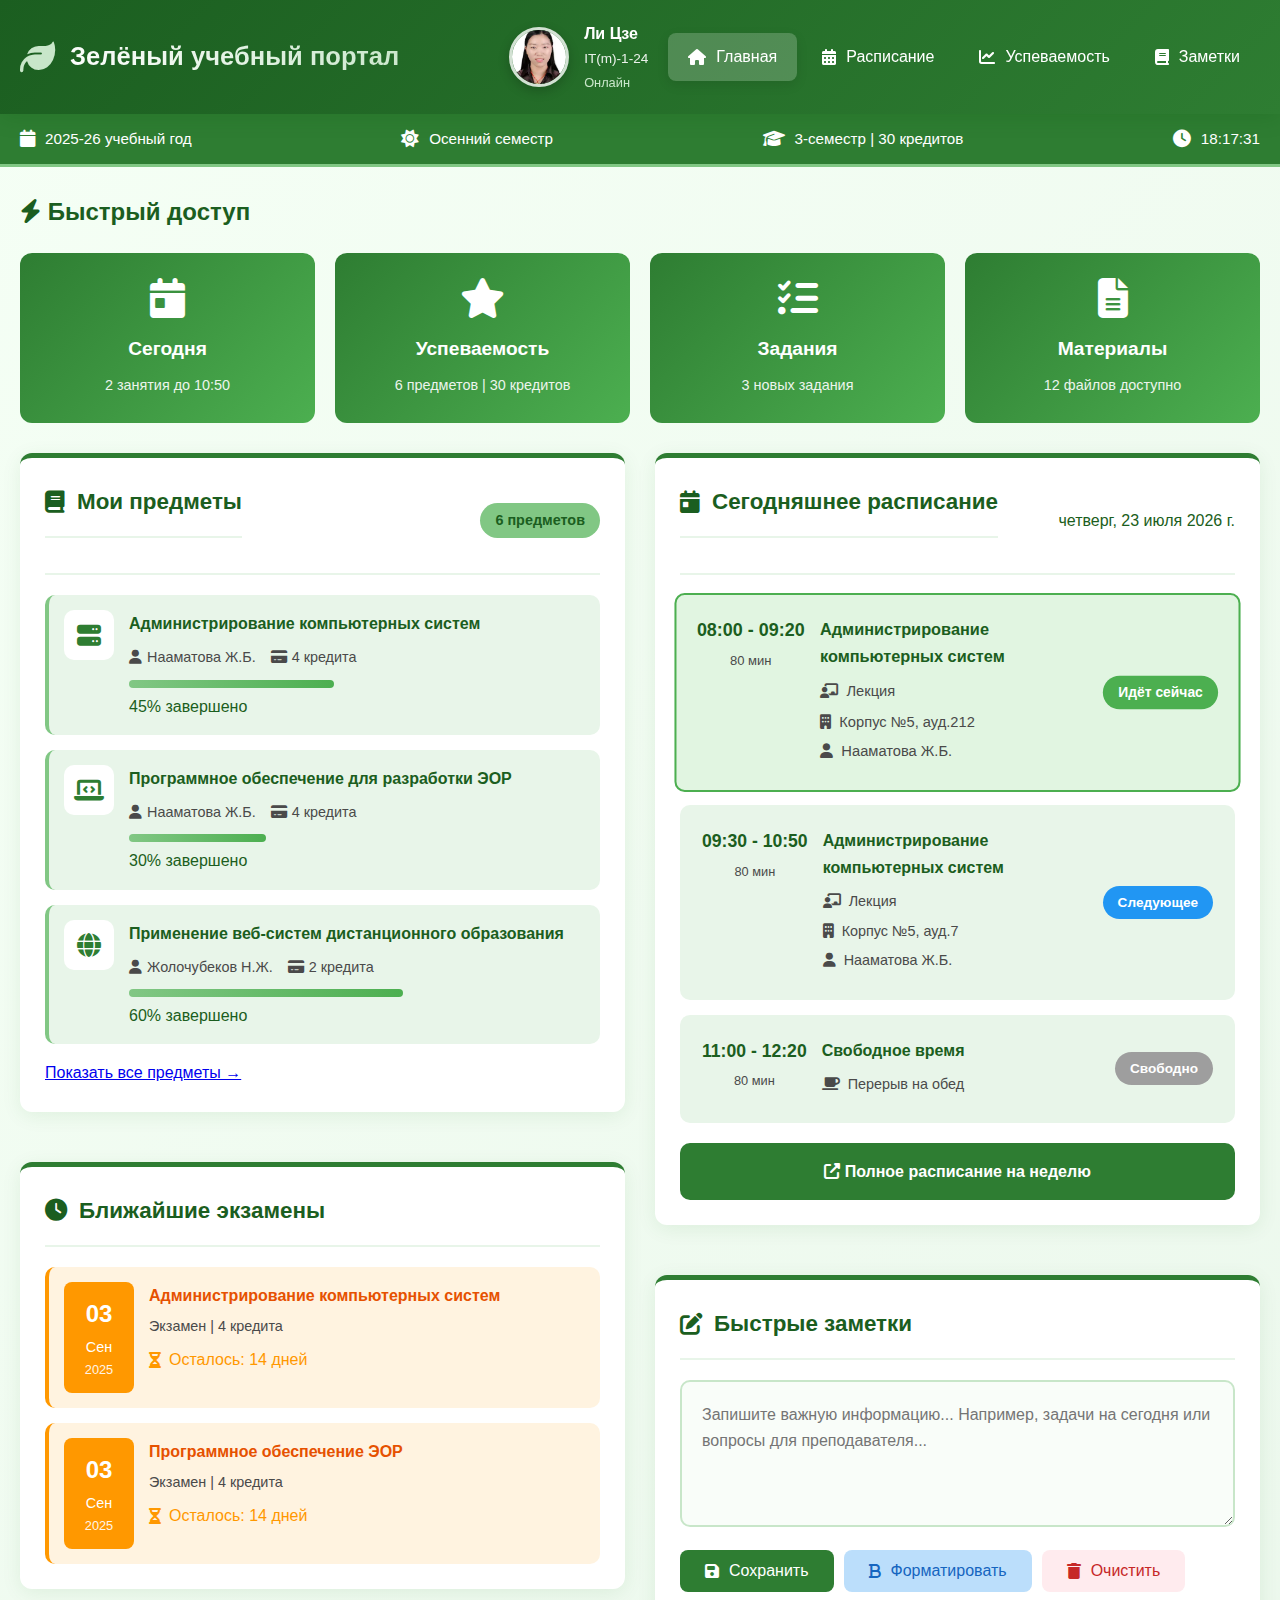
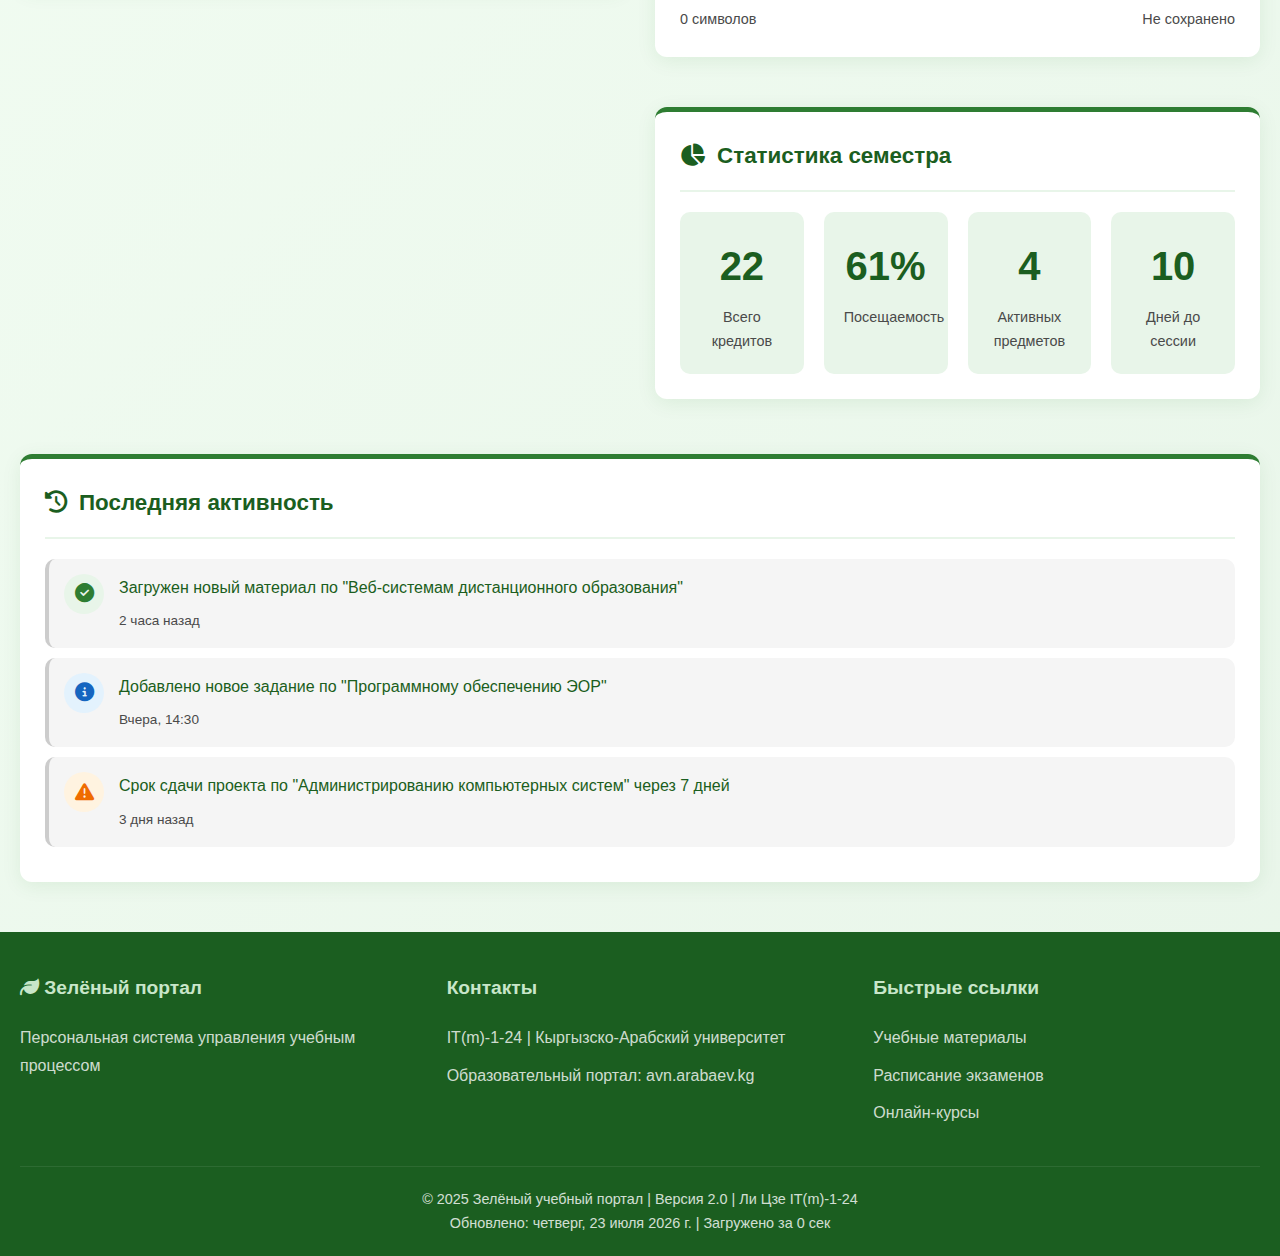
<file: index.html>
<!DOCTYPE html>
<html lang="ru">
<head>
    <meta charset="UTF-8">
    <meta name="viewport" content="width=device-width, initial-scale=1.0">
    <title>Зелёный учебный портал</title>
    <link rel="stylesheet" href="style.css">
    <link rel="stylesheet" href="https://cdnjs.cloudflare.com/ajax/libs/font-awesome/6.4.0/css/all.min.css">
</head>
<body>
    <!-- 顶部导航 -->
   <header>
    <div class="container">
        <div class="logo">
            <i class="fas fa-leaf"></i>
            <h1>Зелёный учебный портал</h1>
        </div>
        
        <!-- 添加用户信息带照片 -->
        <div class="user-profile">
            <div class="user-photo">
                <img src="photo.jpg" alt="Ли Цзе" id="user-photo">
                <div class="photo-upload">
                    <label for="photo-input" title="Сменить фото">
                        <i class="fas fa-camera"></i>
                    </label>
                    <input type="file" id="photo-input" accept="image/*" style="display: none;">
                </div>
            </div>
            <div class="user-info">
                <span class="user-name">Ли Цзе</span>
                <span class="user-group">IT(m)-1-24</span>
                <span class="user-status">Онлайн</span>
            </div>
        </div>
        
        <nav class="main-nav">
            <!-- 导航链接保持不变 -->
            <a href="index.html" class="active"><i class="fas fa-home"></i> Главная</a>
            <a href="schedule.html"><i class="fas fa-calendar-alt"></i> Расписание</a>
            <a href="grades.html"><i class="fas fa-chart-line"></i> Успеваемость</a>
            <a href="notes.html"><i class="fas fa-book"></i> Заметки</a>
        </nav>
    </div>
</header >

    <!-- 学期状态栏 -->
    <div class="status-bar">
        <div class="container">
            <div class="status-items">
                <div class="status-item">
                    <i class="fas fa-calendar"></i>
                    <span>2025-26 учебный год</span>
                </div>
                <div class="status-item">
                    <i class="fas fa-sun"></i>
                    <span>Осенний семестр</span>
                </div>
                <div class="status-item">
                    <i class="fas fa-graduation-cap"></i>
                    <span>3-семестр | 30 кредитов</span>
                </div>
                <div class="status-item">
                    <i class="fas fa-clock"></i>
                    <span id="current-time">Загрузка...</span>
                </div>
            </div>
        </div>
    </div>

    <main class="container">
        <!-- 快速访问面板 -->
        <section class="quick-panel">
            <h2><i class="fas fa-bolt"></i> Быстрый доступ</h2>
            <div class="quick-grid">
                <a href="schedule.html" class="quick-card">
                    <i class="fas fa-calendar-day"></i>
                    <h3>Сегодня</h3>
                    <p>2 занятия до 10:50</p>
                </a>
                <a href="grades.html" class="quick-card">
                    <i class="fas fa-star"></i>
                    <h3>Успеваемость</h3>
                    <p>6 предметов | 30 кредитов</p>
                </a>
                <a href="#" class="quick-card">
                    <i class="fas fa-tasks"></i>
                    <h3>Задания</h3>
                    <p>3 новых задания</p>
                </a>
                <a href="#" class="quick-card">
                    <i class="fas fa-file-alt"></i>
                    <h3>Материалы</h3>
                    <p>12 файлов доступно</p>
                </a>
            </div>
        </section>

        <!-- 两列布局 -->
        <div class="two-column">
            <!-- 左列 -->
            <div class="column">
                <!-- 课程进度 -->
                <section class="card">
                    <div class="card-header">
                        <h2><i class="fas fa-book"></i> Мои предметы</h2>
                        <span class="badge">6 предметов</span>
                    </div>
                    
                    <div class="subject-list">
                        <div class="subject-item">
                            <div class="subject-icon">
                                <i class="fas fa-server"></i>
                            </div>
                            <div class="subject-info">
                                <h4>Администрирование компьютерных систем</h4>
                                <div class="subject-meta">
                                    <span><i class="fas fa-user"></i> Нааматова Ж.Б.</span>
                                    <span><i class="fas fa-credit-card"></i> 4 кредита</span>
                                </div>
                                <div class="progress">
                                    <div class="progress-bar" style="width: 45%"></div>
                                    <span>45% завершено</span>
                                </div>
                            </div>
                        </div>

                        <div class="subject-item">
                            <div class="subject-icon">
                                <i class="fas fa-laptop-code"></i>
                            </div>
                            <div class="subject-info">
                                <h4>Программное обеспечение для разработки ЭОР</h4>
                                <div class="subject-meta">
                                    <span><i class="fas fa-user"></i> Нааматова Ж.Б.</span>
                                    <span><i class="fas fa-credit-card"></i> 4 кредита</span>
                                </div>
                                <div class="progress">
                                    <div class="progress-bar" style="width: 30%"></div>
                                    <span>30% завершено</span>
                                </div>
                            </div>
                        </div>

                        <div class="subject-item">
                            <div class="subject-icon">
                                <i class="fas fa-globe"></i>
                            </div>
                            <div class="subject-info">
                                <h4>Применение веб-систем дистанционного образования</h4>
                                <div class="subject-meta">
                                    <span><i class="fas fa-user"></i> Жолочубеков Н.Ж.</span>
                                    <span><i class="fas fa-credit-card"></i> 2 кредита</span>
                                </div>
                                <div class="progress">
                                    <div class="progress-bar" style="width: 60%"></div>
                                    <span>60% завершено</span>
                                </div>
                            </div>
                        </div>

                        <a href="#" class="view-all">Показать все предметы →</a>
                    </div>
                </section>

                <!-- 近期考试 -->
                <section class="card">
                    <h2><i class="fas fa-clock"></i> Ближайшие экзамены</h2>
                    <div class="exams-list">
                        <div class="exam-item">
                            <div class="exam-date">
                                <span class="day">03</span>
                                <span class="month">Сен</span>
                                <span class="year">2025</span>
                            </div>
                            <div class="exam-info">
                                <h4>Администрирование компьютерных систем</h4>
                                <p>Экзамен | 4 кредита</p>
                                <div class="countdown">
                                    <i class="fas fa-hourglass-half"></i>
                                    <span>Осталось: 14 дней</span>
                                </div>
                            </div>
                        </div>

                        <div class="exam-item">
                            <div class="exam-date">
                                <span class="day">03</span>
                                <span class="month">Сен</span>
                                <span class="year">2025</span>
                            </div>
                            <div class="exam-info">
                                <h4>Программное обеспечение ЭОР</h4>
                                <p>Экзамен | 4 кредита</p>
                                <div class="countdown">
                                    <i class="fas fa-hourglass-half"></i>
                                    <span>Осталось: 14 дней</span>
                                </div>
                            </div>
                        </div>
                    </div>
                </section>
            </div>

            <!-- 右列 -->
            <div class="column">
                <!-- 今日课表 -->
                <section class="card">
                    <div class="card-header">
                        <h2><i class="fas fa-calendar-day"></i> Сегодняшнее расписание</h2>
                        <span class="date-today" id="today-date"></span>
                    </div>
                    
                    <div class="schedule-today">
                        <div class="schedule-item current">
                            <div class="time-block">
                                <span class="time">08:00 - 09:20</span>
                                <span class="duration">80 мин</span>
                            </div>
                            <div class="schedule-details">
                                <h4>Администрирование компьютерных систем</h4>
                                <p class="lecture-type"><i class="fas fa-chalkboard-teacher"></i> Лекция</p>
                                <p class="location"><i class="fas fa-building"></i> Корпус №5, ауд.212</p>
                                <p class="teacher"><i class="fas fa-user"></i> Нааматова Ж.Б.</p>
                            </div>
                            <div class="schedule-status">
                                <span class="status-badge in-progress">Идёт сейчас</span>
                            </div>
                        </div>

                        <div class="schedule-item">
                            <div class="time-block">
                                <span class="time">09:30 - 10:50</span>
                                <span class="duration">80 мин</span>
                            </div>
                            <div class="schedule-details">
                                <h4>Администрирование компьютерных систем</h4>
                                <p class="lecture-type"><i class="fas fa-chalkboard-teacher"></i> Лекция</p>
                                <p class="location"><i class="fas fa-building"></i> Корпус №5, ауд.7</p>
                                <p class="teacher"><i class="fas fa-user"></i> Нааматова Ж.Б.</p>
                            </div>
                            <div class="schedule-status">
                                <span class="status-badge upcoming">Следующее</span>
                            </div>
                        </div>

                        <div class="schedule-item">
                            <div class="time-block">
                                <span class="time">11:00 - 12:20</span>
                                <span class="duration">80 мин</span>
                            </div>
                            <div class="schedule-details">
                                <h4>Свободное время</h4>
                                <p class="location"><i class="fas fa-coffee"></i> Перерыв на обед</p>
                            </div>
                            <div class="schedule-status">
                                <span class="status-badge free">Свободно</span>
                            </div>
                        </div>
                    </div>
                    
                    <a href="schedule.html" class="btn-full-schedule">
                        <i class="fas fa-external-link-alt"></i> Полное расписание на неделю
                    </a>
                </section>

                <!-- 快速笔记 -->
                <section class="card">
                    <h2><i class="fas fa-edit"></i> Быстрые заметки</h2>
                    <div class="quick-notes">
                        <textarea id="quickNote" placeholder="Запишите важную информацию... Например, задачи на сегодня или вопросы для преподавателя..." rows="4"></textarea>
                        <div class="note-actions">
                            <button id="saveNote" class="note-btn save">
                                <i class="fas fa-save"></i> Сохранить
                            </button>
                            <button id="formatNote" class="note-btn format">
                                <i class="fas fa-bold"></i> Форматировать
                            </button>
                            <button id="clearNote" class="note-btn clear">
                                <i class="fas fa-trash"></i> Очистить
                            </button>
                        </div>
                        <div class="note-stats">
                            <span id="charCount">0 символов</span>
                            <span id="lastSaved">Не сохранено</span>
                        </div>
                    </div>
                </section>

                <!-- 统计 -->
                <section class="card stats-card">
                    <h2><i class="fas fa-chart-pie"></i> Статистика семестра</h2>
                    <div class="stats-grid">
                        <div class="stat-item">
                            <div class="stat-value">30</div>
                            <div class="stat-label">Всего кредитов</div>
                        </div>
                        <div class="stat-item">
                            <div class="stat-value">85%</div>
                            <div class="stat-label">Посещаемость</div>
                        </div>
                        <div class="stat-item">
                            <div class="stat-value">6</div>
                            <div class="stat-label">Активных предметов</div>
                        </div>
                        <div class="stat-item">
                            <div class="stat-value">14</div>
                            <div class="stat-label">Дней до сессии</div>
                        </div>
                    </div>
                </section>
            </div>
        </div>

        <!-- 最近活动 -->
        <section class="card">
            <h2><i class="fas fa-history"></i> Последняя активность</h2>
            <div class="activity-feed">
                <div class="activity-item">
                    <div class="activity-icon success">
                        <i class="fas fa-check-circle"></i>
                    </div>
                    <div class="activity-content">
                        <p>Загружен новый материал по "Веб-системам дистанционного образования"</p>
                        <span class="activity-time">2 часа назад</span>
                    </div>
                </div>
                <div class="activity-item">
                    <div class="activity-icon info">
                        <i class="fas fa-info-circle"></i>
                    </div>
                    <div class="activity-content">
                        <p>Добавлено новое задание по "Программному обеспечению ЭОР"</p>
                        <span class="activity-time">Вчера, 14:30</span>
                    </div>
                </div>
                <div class="activity-item">
                    <div class="activity-icon warning">
                        <i class="fas fa-exclamation-triangle"></i>
                    </div>
                    <div class="activity-content">
                        <p>Срок сдачи проекта по "Администрированию компьютерных систем" через 7 дней</p>
                        <span class="activity-time">3 дня назад</span>
                    </div>
                </div>
            </div>
        </section>
    </main>

    <footer>
        <div class="container">
            <div class="footer-content">
                <div class="footer-section">
                    <h3><i class="fas fa-leaf"></i> Зелёный портал</h3>
                    <p>Персональная система управления учебным процессом</p>
                </div>
                <div class="footer-section">
                    <h3>Контакты</h3>
                    <p>IT(m)-1-24 | Кыргызско-Арабский университет</p>
                    <p>Образовательный портал: avn.arabaev.kg</p>
                </div>
                <div class="footer-section">
                    <h3>Быстрые ссылки</h3>
                    <a href="#">Учебные материалы</a>
                    <a href="#">Расписание экзаменов</a>
                    <a href="#">Онлайн-курсы</a>
                </div>
            </div>
            <div class="footer-bottom">
                <p>© 2025 Зелёный учебный портал | Версия 2.0 | Ли Цзе IT(m)-1-24</p>
                <p>Обновлено: <span id="current-date"></span> | <span id="page-load-time"></span></p>
            </div>
        </div>
    </footer>

    <script src="script.js"></script>
</body>
</html>
</file>
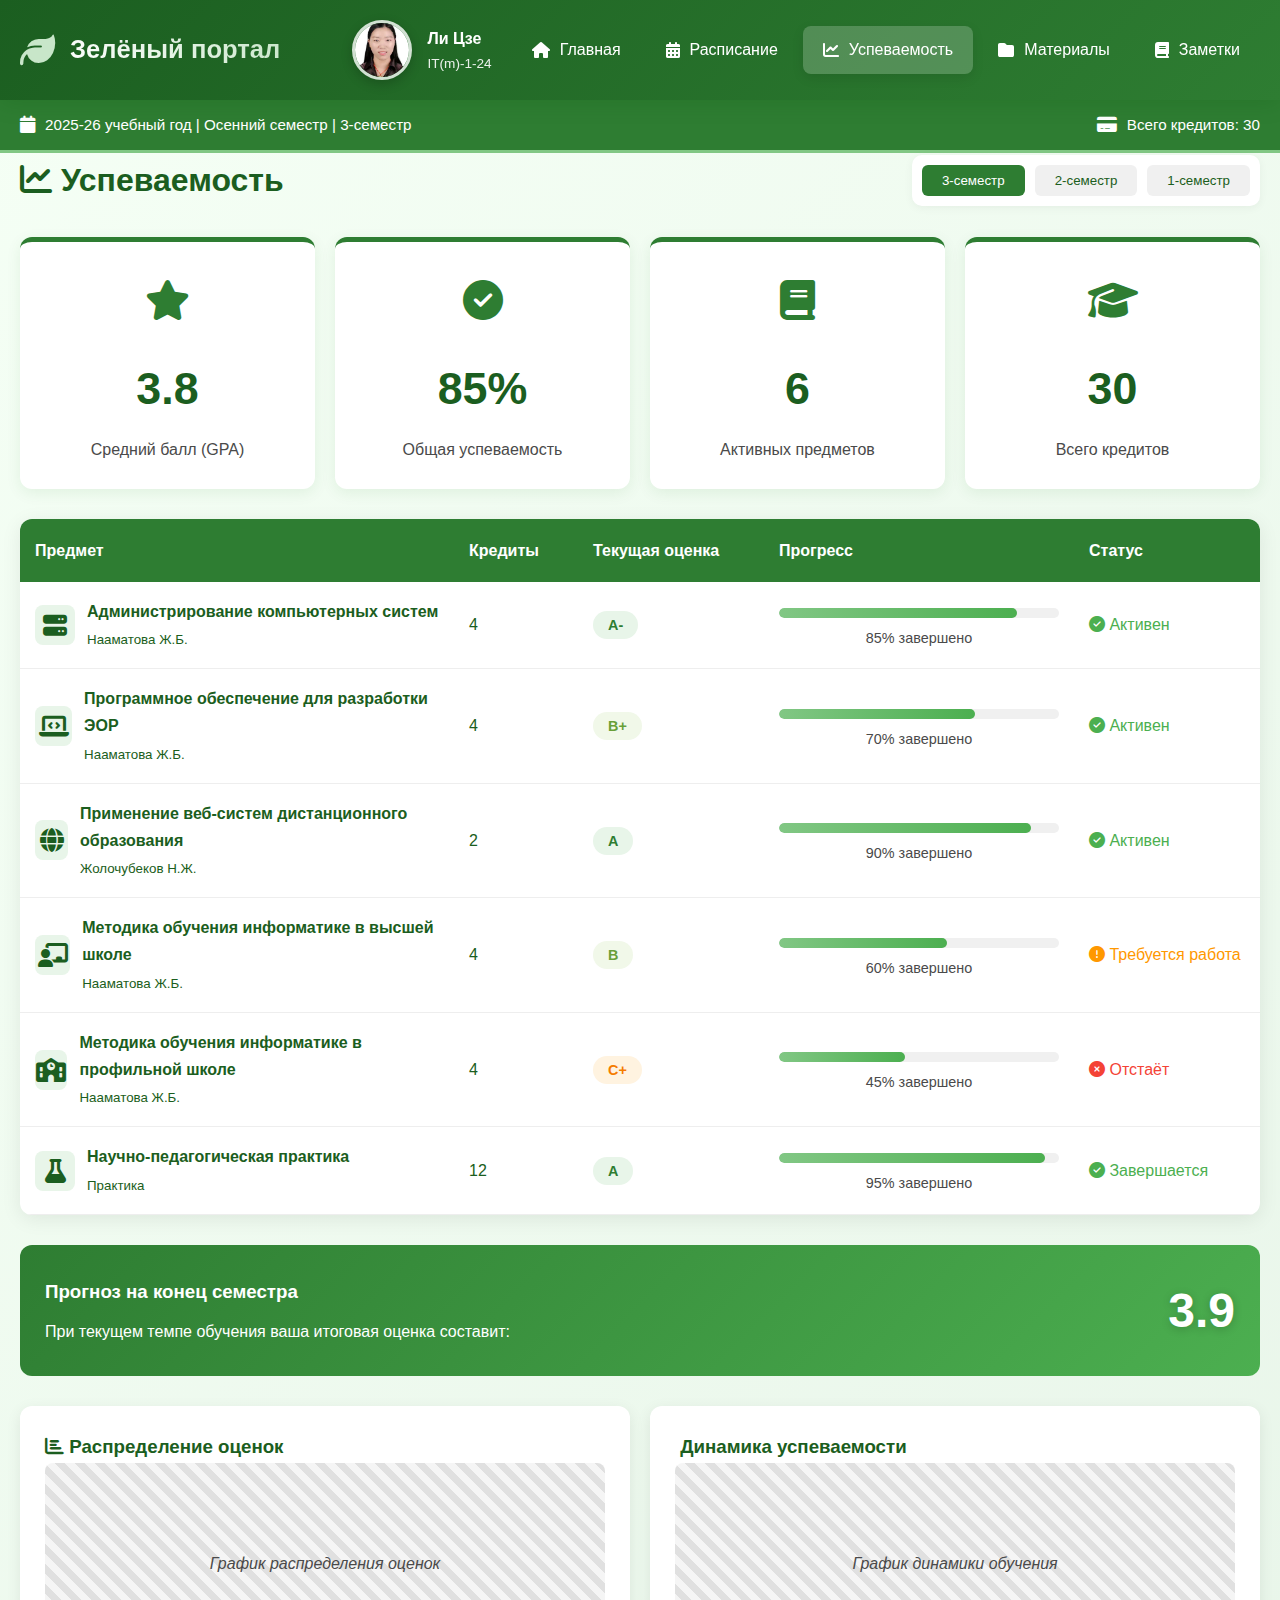
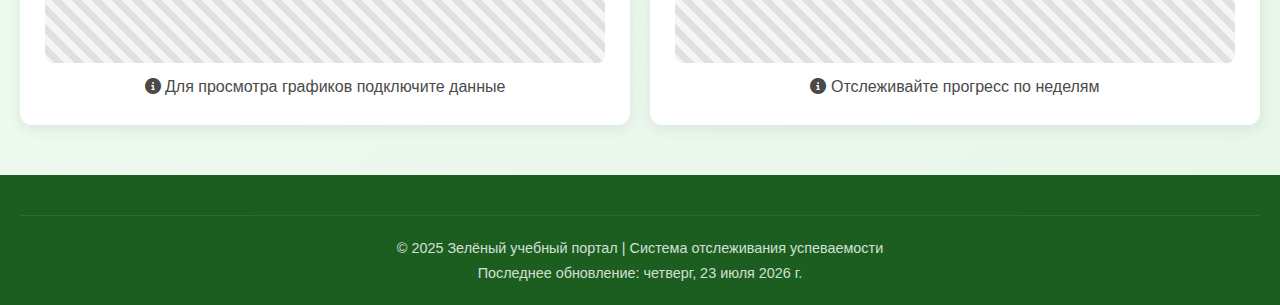
<file: grades.html>
<!DOCTYPE html>
<html lang="ru">
<head>
    <meta charset="UTF-8">
    <meta name="viewport" content="width=device-width, initial-scale=1.0">
    <title>Успеваемость | Зелёный портал</title>
    <link rel="stylesheet" href="style.css">
    <link rel="stylesheet" href="https://cdnjs.cloudflare.com/ajax/libs/font-awesome/6.4.0/css/all.min.css">
    <style>
        /* 成绩页面专属样式 */
        .grades-header {
            display: flex;
            justify-content: space-between;
            align-items: center;
            margin-bottom: 30px;
            flex-wrap: wrap;
            gap: 20px;
        }
        
        .semester-selector {
            display: flex;
            gap: 10px;
            background: white;
            padding: 10px;
            border-radius: 10px;
            box-shadow: 0 2px 10px rgba(0,0,0,0.05);
        }
        
        .semester-btn {
            padding: 8px 20px;
            border: none;
            border-radius: 6px;
            background: #f0f0f0;
            color: var(--text-dark);
            cursor: pointer;
            font-weight: 500;
            transition: all 0.3s;
        }
        
        .semester-btn.active {
            background: var(--green-medium);
            color: white;
        }
        
        /* 成绩概览卡片 */
        .grades-overview {
            display: grid;
            grid-template-columns: repeat(auto-fit, minmax(250px, 1fr));
            gap: 20px;
            margin-bottom: 30px;
        }
        
        .overview-card {
            background: white;
            padding: 25px;
            border-radius: 12px;
            text-align: center;
            box-shadow: 0 4px 15px rgba(0, 100, 0, 0.08);
            border-top: 5px solid var(--green-medium);
        }
        
        .overview-icon {
            font-size: 2.5rem;
            color: var(--green-medium);
            margin-bottom: 15px;
        }
        
        .overview-value {
            font-size: 2.8rem;
            font-weight: bold;
            color: var(--green-dark);
            margin: 10px 0;
        }
        
        .overview-label {
            color: var(--text-light);
            font-size: 1rem;
        }
        
        /* 成绩表格 */
        .grades-table-container {
            background: white;
            border-radius: 12px;
            overflow: hidden;
            box-shadow: 0 4px 20px rgba(0, 0, 0, 0.08);
            margin-bottom: 30px;
        }
        
        .grades-table {
            width: 100%;
            border-collapse: collapse;
        }
        
        .grades-table th {
            background: var(--green-medium);
            color: white;
            padding: 18px 15px;
            text-align: left;
            font-weight: 600;
        }
        
        .grades-table td {
            padding: 16px 15px;
            border-bottom: 1px solid #eee;
        }
        
        .grades-table tr:hover {
            background: #f9f9f9;
        }
        
        .subject-cell {
            display: flex;
            align-items: center;
            gap: 12px;
        }
        
        .subject-icon {
            width: 40px;
            height: 40px;
            background: var(--green-bg);
            border-radius: 8px;
            display: flex;
            align-items: center;
            justify-content: center;
            color: var(--green-dark);
        }
        
        .grade-badge {
            padding: 6px 15px;
            border-radius: 20px;
            font-weight: 600;
            font-size: 0.9rem;
        }
        
        .grade-A { background: #e8f5e9; color: #2e7d32; }
        .grade-B { background: #f1f8e9; color: #689f38; }
        .grade-C { background: #fff3e0; color: #f57c00; }
        .grade-D { background: #ffebee; color: #d32f2f; }
        
        /* 进度条 */
        .progress-cell {
            min-width: 150px;
        }
        
        .progress-container {
            background: #f0f0f0;
            height: 10px;
            border-radius: 5px;
            overflow: hidden;
            margin: 8px 0;
        }
        
        .progress-fill {
            height: 100%;
            background: linear-gradient(90deg, var(--green-accent), var(--green-light));
            border-radius: 5px;
            transition: width 1s ease-in-out;
        }
        
        .progress-text {
            font-size: 0.9rem;
            color: var(--text-light);
            text-align: center;
        }
        
        /* 图表容器 */
        .charts-container {
            display: grid;
            grid-template-columns: repeat(auto-fit, minmax(300px, 1fr));
            gap: 20px;
            margin-top: 30px;
        }
        
        .chart-card {
            background: white;
            padding: 25px;
            border-radius: 12px;
            box-shadow: 0 4px 15px rgba(0, 0, 0, 0.08);
        }
        
        .chart-placeholder {
            height: 200px;
            background: linear-gradient(45deg, #f5f5f5 25%, #e0e0e0 25%, #e0e0e0 50%, #f5f5f5 50%, #f5f5f5 75%, #e0e0e0 75%);
            background-size: 20px 20px;
            border-radius: 8px;
            display: flex;
            justify-content: center;
            align-items: center;
            color: var(--text-light);
            font-style: italic;
        }
        
        /* 成绩预测 */
        .prediction-card {
            background: linear-gradient(135deg, var(--green-medium), #4caf50);
            color: white;
            padding: 25px;
            border-radius: 12px;
            margin-top: 20px;
        }
        
        .prediction-content {
            display: flex;
            align-items: center;
            justify-content: space-between;
            flex-wrap: wrap;
            gap: 20px;
        }
        
        .prediction-text h3 {
            margin-bottom: 10px;
            color: white;
        }
        
        .prediction-value {
            font-size: 3rem;
            font-weight: bold;
            text-shadow: 0 2px 10px rgba(0,0,0,0.2);
        }
    </style>
</head>
<body>
    <header>
        <div class="container">
            <div class="logo">
                <a href="index.html" style="text-decoration: none; color: inherit; display: flex; align-items: center; gap: 15px;">
                    <i class="fas fa-leaf"></i>
                    <h1 style="margin: 0;">Зелёный портал</h1>
                </a>
            </div>
            
            <div class="user-profile">
                <div class="user-photo">
                    <img src="photo.jpg" alt="Ли Цзе" id="user-photo">
                </div>
                <div class="user-info">
                    <span class="user-name">Ли Цзе</span>
                    <span class="user-group">IT(m)-1-24</span>
                </div>
            </div>
            
            <nav class="main-nav">
                <a href="index.html"><i class="fas fa-home"></i> Главная</a>
                <a href="schedule.html"><i class="fas fa-calendar-alt"></i> Расписание</a>
                <a href="grades.html" class="active"><i class="fas fa-chart-line"></i> Успеваемость</a>
                <a href="materials.html"><i class="fas fa-folder"></i> Материалы</a>
                <a href="notes.html"><i class="fas fa-book"></i> Заметки</a>
            </nav>
        </div>
    </header>

    <div class="status-bar">
        <div class="container">
            <div class="status-items">
                <div class="status-item">
                    <i class="fas fa-calendar"></i>
                    <span>2025-26 учебный год | Осенний семестр | 3-семестр</span>
                </div>
                <div class="status-item">
                    <i class="fas fa-credit-card"></i>
                    <span>Всего кредитов: 30</span>
                </div>
            </div>
        </div>
    </div>

    <main class="container">
        <div class="grades-header">
            <h1 style="color: var(--green-dark); margin: 0;">
                <i class="fas fa-chart-line"></i> Успеваемость
            </h1>
            
            <div class="semester-selector">
                <button class="semester-btn active" data-semester="3">3-семестр</button>
                <button class="semester-btn" data-semester="2">2-семестр</button>
                <button class="semester-btn" data-semester="1">1-семестр</button>
            </div>
        </div>
        
        <!-- 成绩概览 -->
        <div class="grades-overview">
            <div class="overview-card">
                <div class="overview-icon">
                    <i class="fas fa-star"></i>
                </div>
                <div class="overview-value">3.8</div>
                <div class="overview-label">Средний балл (GPA)</div>
            </div>
            
            <div class="overview-card">
                <div class="overview-icon">
                    <i class="fas fa-check-circle"></i>
                </div>
                <div class="overview-value">85%</div>
                <div class="overview-label">Общая успеваемость</div>
            </div>
            
            <div class="overview-card">
                <div class="overview-icon">
                    <i class="fas fa-book"></i>
                </div>
                <div class="overview-value">6</div>
                <div class="overview-label">Активных предметов</div>
            </div>
            
            <div class="overview-card">
                <div class="overview-icon">
                    <i class="fas fa-graduation-cap"></i>
                </div>
                <div class="overview-value">30</div>
                <div class="overview-label">Всего кредитов</div>
            </div>
        </div>
        
        <!-- 成绩表格 -->
        <div class="grades-table-container">
            <table class="grades-table">
                <thead>
                    <tr>
                        <th width="35%">Предмет</th>
                        <th width="10%">Кредиты</th>
                        <th width="15%">Текущая оценка</th>
                        <th width="25%">Прогресс</th>
                        <th width="15%">Статус</th>
                    </tr>
                </thead>
                <tbody>
                    <tr>
                        <td>
                            <div class="subject-cell">
                                <div class="subject-icon">
                                    <i class="fas fa-server"></i>
                                </div>
                                <div>
                                    <strong>Администрирование компьютерных систем</strong><br>
                                    <small>Нааматова Ж.Б.</small>
                                </div>
                            </div>
                        </td>
                        <td>4</td>
                        <td>
                            <span class="grade-badge grade-A">A-</span>
                        </td>
                        <td class="progress-cell">
                            <div class="progress-container">
                                <div class="progress-fill" style="width: 85%"></div>
                            </div>
                            <div class="progress-text">85% завершено</div>
                        </td>
                        <td>
                            <span style="color: #4caf50;">
                                <i class="fas fa-check-circle"></i> Активен
                            </span>
                        </td>
                    </tr>
                    
                    <tr>
                        <td>
                            <div class="subject-cell">
                                <div class="subject-icon">
                                    <i class="fas fa-laptop-code"></i>
                                </div>
                                <div>
                                    <strong>Программное обеспечение для разработки ЭОР</strong><br>
                                    <small>Нааматова Ж.Б.</small>
                                </div>
                            </div>
                        </td>
                        <td>4</td>
                        <td>
                            <span class="grade-badge grade-B">B+</span>
                        </td>
                        <td class="progress-cell">
                            <div class="progress-container">
                                <div class="progress-fill" style="width: 70%"></div>
                            </div>
                            <div class="progress-text">70% завершено</div>
                        </td>
                        <td>
                            <span style="color: #4caf50;">
                                <i class="fas fa-check-circle"></i> Активен
                            </span>
                        </td>
                    </tr>
                    
                    <tr>
                        <td>
                            <div class="subject-cell">
                                <div class="subject-icon">
                                    <i class="fas fa-globe"></i>
                                </div>
                                <div>
                                    <strong>Применение веб-систем дистанционного образования</strong><br>
                                    <small>Жолочубеков Н.Ж.</small>
                                </div>
                            </div>
                        </td>
                        <td>2</td>
                        <td>
                            <span class="grade-badge grade-A">A</span>
                        </td>
                        <td class="progress-cell">
                            <div class="progress-container">
                                <div class="progress-fill" style="width: 90%"></div>
                            </div>
                            <div class="progress-text">90% завершено</div>
                        </td>
                        <td>
                            <span style="color: #4caf50;">
                                <i class="fas fa-check-circle"></i> Активен
                            </span>
                        </td>
                    </tr>
                    
                    <tr>
                        <td>
                            <div class="subject-cell">
                                <div class="subject-icon">
                                    <i class="fas fa-chalkboard-teacher"></i>
                                </div>
                                <div>
                                    <strong>Методика обучения информатике в высшей школе</strong><br>
                                    <small>Нааматова Ж.Б.</small>
                                </div>
                            </div>
                        </td>
                        <td>4</td>
                        <td>
                            <span class="grade-badge grade-B">B</span>
                        </td>
                        <td class="progress-cell">
                            <div class="progress-container">
                                <div class="progress-fill" style="width: 60%"></div>
                            </div>
                            <div class="progress-text">60% завершено</div>
                        </td>
                        <td>
                            <span style="color: #ff9800;">
                                <i class="fas fa-exclamation-circle"></i> Требуется работа
                            </span>
                        </td>
                    </tr>
                    
                    <tr>
                        <td>
                            <div class="subject-cell">
                                <div class="subject-icon">
                                    <i class="fas fa-school"></i>
                                </div>
                                <div>
                                    <strong>Методика обучения информатике в профильной школе</strong><br>
                                    <small>Нааматова Ж.Б.</small>
                                </div>
                            </div>
                        </td>
                        <td>4</td>
                        <td>
                            <span class="grade-badge grade-C">C+</span>
                        </td>
                        <td class="progress-cell">
                            <div class="progress-container">
                                <div class="progress-fill" style="width: 45%"></div>
                            </div>
                            <div class="progress-text">45% завершено</div>
                        </td>
                        <td>
                            <span style="color: #f44336;">
                                <i class="fas fa-times-circle"></i> Отстаёт
                            </span>
                        </td>
                    </tr>
                    
                    <tr>
                        <td>
                            <div class="subject-cell">
                                <div class="subject-icon">
                                    <i class="fas fa-flask"></i>
                                </div>
                                <div>
                                    <strong>Научно-педагогическая практика</strong><br>
                                    <small>Практика</small>
                                </div>
                            </div>
                        </td>
                        <td>12</td>
                        <td>
                            <span class="grade-badge grade-A">A</span>
                        </td>
                        <td class="progress-cell">
                            <div class="progress-container">
                                <div class="progress-fill" style="width: 95%"></div>
                            </div>
                            <div class="progress-text">95% завершено</div>
                        </td>
                        <td>
                            <span style="color: #4caf50;">
                                <i class="fas fa-check-circle"></i> Завершается
                            </span>
                        </td>
                    </tr>
                </tbody>
            </table>
        </div>
        
        <!-- 成绩预测 -->
        <div class="prediction-card">
            <div class="prediction-content">
                <div class="prediction-text">
                    <h3>Прогноз на конец семестра</h3>
                    <p>При текущем темпе обучения ваша итоговая оценка составит:</p>
                </div>
                <div class="prediction-value">3.9</div>
            </div>
        </div>
        
        <!-- 图表区域 -->
        <div class="charts-container">
            <div class="chart-card">
                <h3><i class="fas fa-chart-bar"></i> Распределение оценок</h3>
                <div class="chart-placeholder">
                    График распределения оценок
                </div>
                <p style="text-align: center; margin-top: 10px; color: var(--text-light);">
                    <i class="fas fa-info-circle"></i> Для просмотра графиков подключите данные
                </p>
            </div>
            
            <div class="chart-card">
                <h3><i class="fas fa-trend-up"></i> Динамика успеваемости</h3>
                <div class="chart-placeholder">
                    График динамики обучения
                </div>
                <p style="text-align: center; margin-top: 10px; color: var(--text-light);">
                    <i class="fas fa-info-circle"></i> Отслеживайте прогресс по неделям
                </p>
            </div>
        </div>
    </main>

    <footer>
        <div class="container">
            <div class="footer-bottom">
                <p>© 2025 Зелёный учебный портал | Система отслеживания успеваемости</p>
                <p>Последнее обновление: <span id="current-date-grades"></span></p>
            </div>
        </div>
    </footer>

    <script>
        // 成绩页面脚本
        document.addEventListener('DOMContentLoaded', function() {
            // 更新时间
            function updateGradesTime() {
                const now = new Date();
                const dateStr = now.toLocaleDateString('ru-RU', { 
                    weekday: 'long', 
                    year: 'numeric', 
                    month: 'long', 
                    day: 'numeric' 
                });
                document.getElementById('current-date-grades').textContent = dateStr;
            }
            
            updateGradesTime();
            
            // 学期切换
            document.querySelectorAll('.semester-btn').forEach(btn => {
                btn.addEventListener('click', function() {
                    document.querySelectorAll('.semester-btn').forEach(b => {
                        b.classList.remove('active');
                    });
                    this.classList.add('active');
                    
                    // 这里可以添加加载不同学期数据的逻辑
                    const semester = this.getAttribute('data-semester');
                    console.log('Загрузка данных для семестра:', semester);
                });
            });
            
            // 动画显示进度条
            const progressBars = document.querySelectorAll('.progress-fill');
            progressBars.forEach(bar => {
                const width = bar.style.width;
                bar.style.width = '0%';
                
                setTimeout(() => {
                    bar.style.transition = 'width 1.5s ease-in-out';
                    bar.style.width = width;
                }, 300);
            });
        });
    </script>
</body>
</html>
</file>
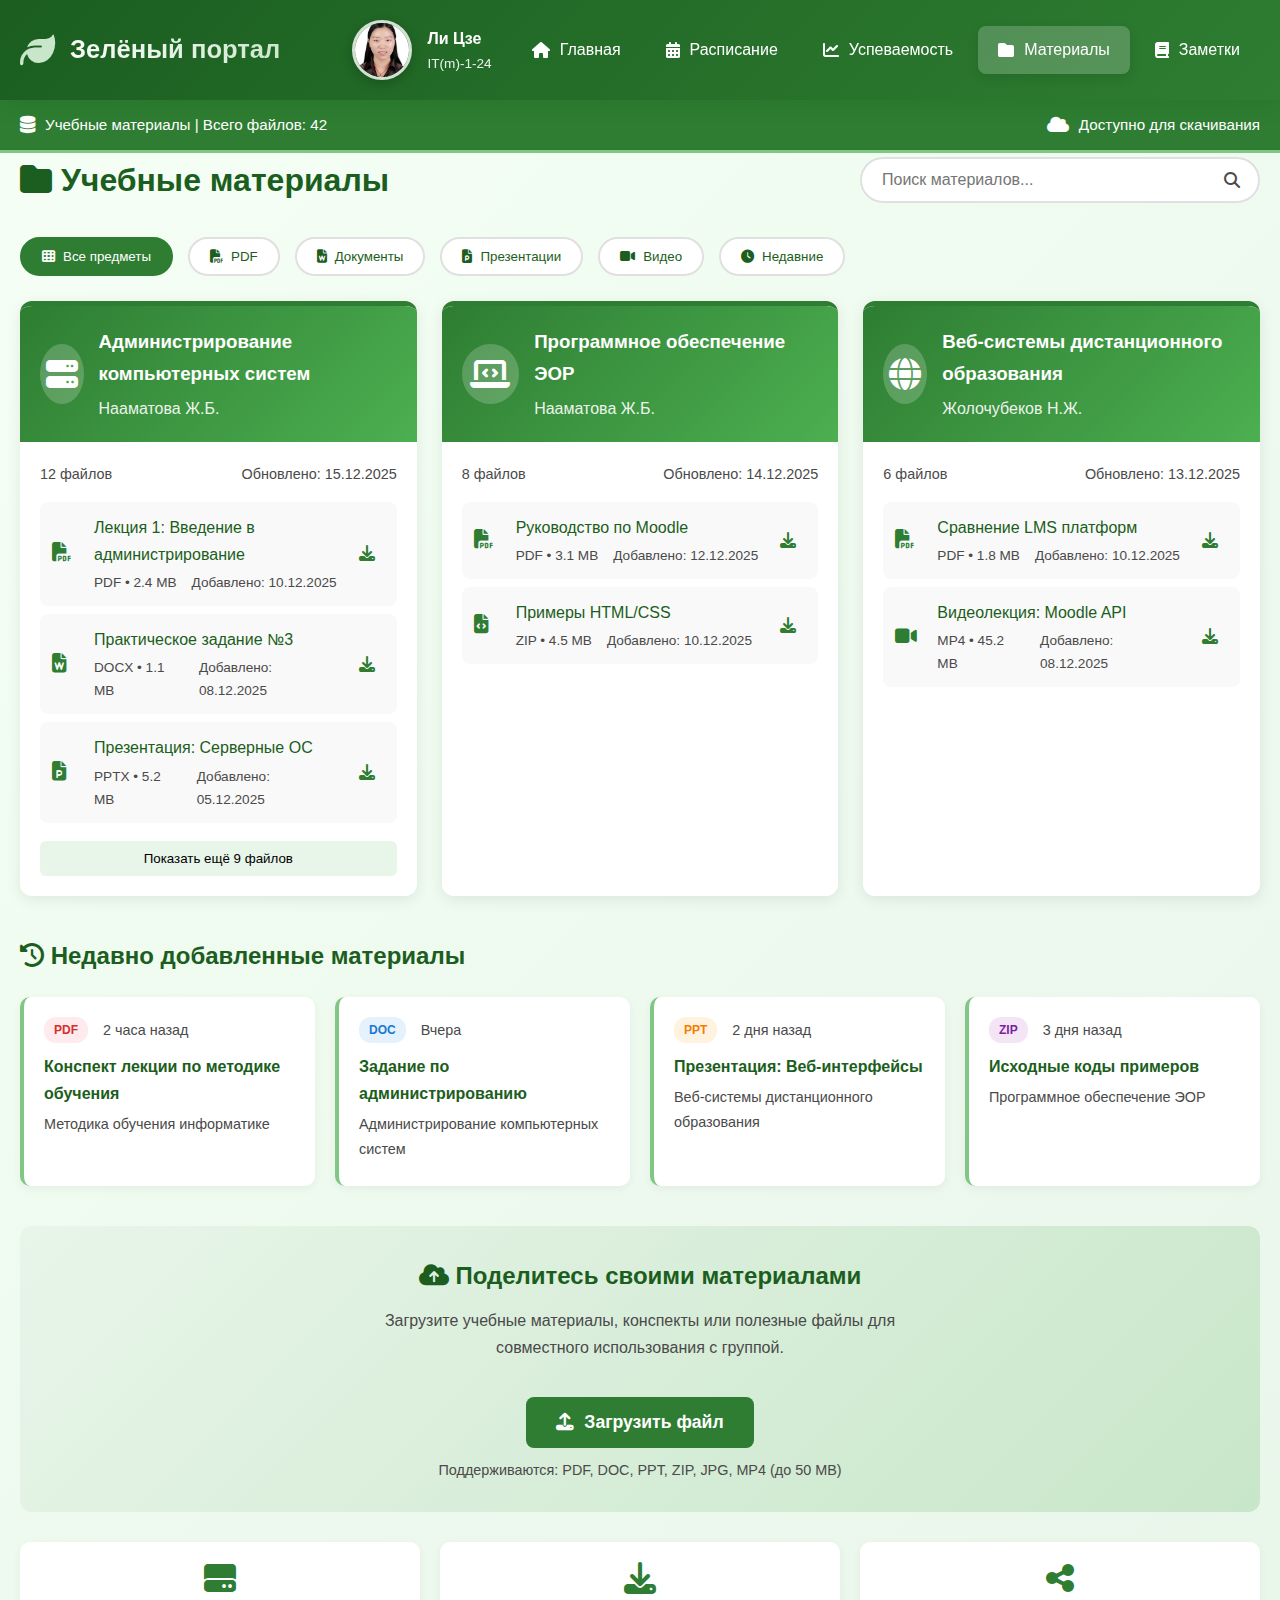
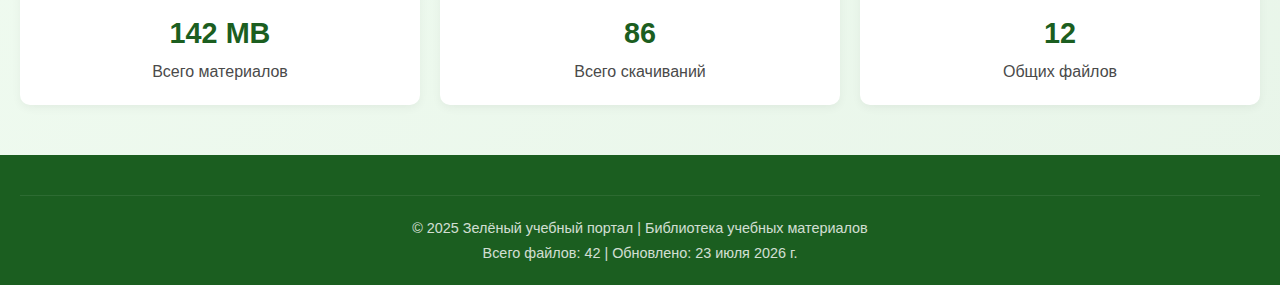
<file: materials.html>
<!DOCTYPE html>
<html lang="ru">
<head>
    <meta charset="UTF-8">
    <meta name="viewport" content="width=device-width, initial-scale=1.0">
    <title>Материалы | Зелёный портал</title>
    <link rel="stylesheet" href="style.css">
    <link rel="stylesheet" href="https://cdnjs.cloudflare.com/ajax/libs/font-awesome/6.4.0/css/all.min.css">
    <style>
        /* 资料页面专属样式 */
        .materials-header {
            display: flex;
            justify-content: space-between;
            align-items: center;
            margin-bottom: 30px;
            flex-wrap: wrap;
            gap: 20px;
        }
        
        .search-box {
            flex: 1;
            max-width: 400px;
            position: relative;
        }
        
        .search-box input {
            width: 100%;
            padding: 12px 45px 12px 20px;
            border: 2px solid #e0e0e0;
            border-radius: 25px;
            font-size: 1rem;
            transition: all 0.3s;
            background: white;
        }
        
        .search-box input:focus {
            outline: none;
            border-color: var(--green-medium);
            box-shadow: 0 0 0 3px rgba(76, 175, 80, 0.1);
        }
        
        .search-box i {
            position: absolute;
            right: 20px;
            top: 50%;
            transform: translateY(-50%);
            color: var(--text-light);
        }
        
        /* 过滤器 */
        .filters {
            display: flex;
            gap: 15px;
            margin-bottom: 25px;
            flex-wrap: wrap;
        }
        
        .filter-btn {
            padding: 10px 20px;
            background: white;
            border: 2px solid #e0e0e0;
            border-radius: 25px;
            cursor: pointer;
            display: flex;
            align-items: center;
            gap: 8px;
            font-weight: 500;
            color: var(--text-dark);
            transition: all 0.3s;
        }
        
        .filter-btn:hover,
        .filter-btn.active {
            background: var(--green-medium);
            color: white;
            border-color: var(--green-medium);
        }
        
        /* 科目分类 */
        .subject-cards {
            display: grid;
            grid-template-columns: repeat(auto-fill, minmax(300px, 1fr));
            gap: 25px;
            margin-bottom: 40px;
        }
        
        .subject-card {
            background: white;
            border-radius: 12px;
            overflow: hidden;
            box-shadow: 0 4px 15px rgba(0, 0, 0, 0.08);
            transition: all 0.3s;
            border-top: 5px solid var(--green-medium);
        }
        
        .subject-card:hover {
            transform: translateY(-8px);
            box-shadow: 0 8px 25px rgba(0, 100, 0, 0.15);
        }
        
        .subject-card-header {
            background: linear-gradient(135deg, var(--green-medium), #4caf50);
            color: white;
            padding: 20px;
            display: flex;
            align-items: center;
            gap: 15px;
        }
        
        .subject-icon-large {
            font-size: 2rem;
            background: rgba(255, 255, 255, 0.2);
            width: 60px;
            height: 60px;
            border-radius: 50%;
            display: flex;
            align-items: center;
            justify-content: center;
        }
        
        .subject-card-body {
            padding: 20px;
        }
        
        .material-stats {
            display: flex;
            justify-content: space-between;
            margin-bottom: 15px;
            font-size: 0.9rem;
            color: var(--text-light);
        }
        
        .material-list {
            margin-top: 15px;
        }
        
        .material-item {
            display: flex;
            align-items: center;
            gap: 12px;
            padding: 12px;
            margin-bottom: 8px;
            background: #f9f9f9;
            border-radius: 8px;
            transition: all 0.3s;
            text-decoration: none;
            color: inherit;
        }
        
        .material-item:hover {
            background: var(--green-bg);
            transform: translateX(5px);
        }
        
        .material-icon {
            color: var(--green-medium);
            font-size: 1.2rem;
            min-width: 30px;
        }
        
        .material-info {
            flex: 1;
        }
        
        .material-name {
            font-weight: 500;
            margin-bottom: 3px;
        }
        
        .material-meta {
            font-size: 0.85rem;
            color: var(--text-light);
            display: flex;
            gap: 15px;
        }
        
        .material-download {
            color: var(--green-medium);
            cursor: pointer;
            padding: 5px 10px;
            border-radius: 4px;
            transition: all 0.3s;
        }
        
        .material-download:hover {
            background: var(--green-medium);
            color: white;
        }
        
        /* 最近添加 */
        .recent-materials {
            margin-top: 40px;
        }
        
        .recent-grid {
            display: grid;
            grid-template-columns: repeat(auto-fill, minmax(250px, 1fr));
            gap: 20px;
            margin-top: 20px;
        }
        
        .recent-item {
            background: white;
            padding: 20px;
            border-radius: 10px;
            box-shadow: 0 3px 10px rgba(0,0,0,0.05);
            border-left: 4px solid var(--green-accent);
        }
        
        /* 上传区域 */
        .upload-section {
            background: linear-gradient(135deg, var(--green-bg), #c8e6c9);
            padding: 30px;
            border-radius: 12px;
            margin-top: 40px;
            text-align: center;
        }
        
        .upload-btn {
            display: inline-flex;
            align-items: center;
            gap: 10px;
            background: var(--green-medium);
            color: white;
            padding: 15px 30px;
            border-radius: 8px;
            cursor: pointer;
            font-weight: 600;
            font-size: 1.1rem;
            transition: all 0.3s;
            border: none;
            margin-top: 15px;
        }
        
        .upload-btn:hover {
            background: var(--green-dark);
            transform: translateY(-3px);
        }
        
        /* 存储统计 */
        .storage-stats {
            display: grid;
            grid-template-columns: repeat(auto-fit, minmax(200px, 1fr));
            gap: 20px;
            margin-top: 30px;
        }
        
        .storage-card {
            background: white;
            padding: 20px;
            border-radius: 10px;
            text-align: center;
            box-shadow: 0 3px 10px rgba(0,0,0,0.05);
        }
        
        /* 文件类型标签 */
        .file-type {
            display: inline-block;
            padding: 3px 10px;
            border-radius: 12px;
            font-size: 0.75rem;
            font-weight: 600;
            margin-right: 5px;
        }
        
        .type-pdf { background: #ffebee; color: #d32f2f; }
        .type-doc { background: #e3f2fd; color: #1976d2; }
        .type-ppt { background: #fff3e0; color: #f57c00; }
        .type-zip { background: #f3e5f5; color: #7b1fa2; }
        .type-img { background: #e8f5e9; color: #388e3c; }
        
        /* 空状态 */
        .empty-state {
            text-align: center;
            padding: 50px 20px;
            color: var(--text-light);
        }
        
        .empty-state i {
            font-size: 4rem;
            margin-bottom: 20px;
            color: #e0e0e0;
        }
    </style>
</head>
<body>
    <header>
        <div class="container">
            <div class="logo">
                <a href="index.html" style="text-decoration: none; color: inherit; display: flex; align-items: center; gap: 15px;">
                    <i class="fas fa-leaf"></i>
                    <h1 style="margin: 0;">Зелёный портал</h1>
                </a>
            </div>
            
            <div class="user-profile">
                <div class="user-photo">
                    <img src="photo.jpg" alt="Ли Цзе" id="user-photo">
                </div>
                <div class="user-info">
                    <span class="user-name">Ли Цзе</span>
                    <span class="user-group">IT(m)-1-24</span>
                </div>
            </div>
            
            <nav class="main-nav">
                <a href="index.html"><i class="fas fa-home"></i> Главная</a>
                <a href="schedule.html"><i class="fas fa-calendar-alt"></i> Расписание</a>
                <a href="grades.html"><i class="fas fa-chart-line"></i> Успеваемость</a>
                <a href="materials.html" class="active"><i class="fas fa-folder"></i> Материалы</a>
                <a href="notes.html"><i class="fas fa-book"></i> Заметки</a>
            </nav>
        </div>
    </header>

    <div class="status-bar">
        <div class="container">
            <div class="status-items">
                <div class="status-item">
                    <i class="fas fa-database"></i>
                    <span>Учебные материалы | Всего файлов: 42</span>
                </div>
                <div class="status-item">
                    <i class="fas fa-cloud"></i>
                    <span>Доступно для скачивания</span>
                </div>
            </div>
        </div>
    </div>

    <main class="container">
        <div class="materials-header">
            <h1 style="color: var(--green-dark); margin: 0;">
                <i class="fas fa-folder"></i> Учебные материалы
            </h1>
            
            <div class="search-box">
                <input type="text" placeholder="Поиск материалов...">
                <i class="fas fa-search"></i>
            </div>
        </div>
        
        <!-- 过滤器 -->
        <div class="filters">
            <button class="filter-btn active">
                <i class="fas fa-th"></i> Все предметы
            </button>
            <button class="filter-btn">
                <i class="fas fa-file-pdf"></i> PDF
            </button>
            <button class="filter-btn">
                <i class="fas fa-file-word"></i> Документы
            </button>
            <button class="filter-btn">
                <i class="fas fa-file-powerpoint"></i> Презентации
            </button>
            <button class="filter-btn">
                <i class="fas fa-video"></i> Видео
            </button>
            <button class="filter-btn">
                <i class="fas fa-clock"></i> Недавние
            </button>
        </div>
        
        <!-- 科目材料卡片 -->
        <div class="subject-cards">
            <!-- 科目 1 -->
            <div class="subject-card">
                <div class="subject-card-header">
                    <div class="subject-icon-large">
                        <i class="fas fa-server"></i>
                    </div>
                    <div>
                        <h3 style="margin: 0; color: white;">Администрирование компьютерных систем</h3>
                        <p style="margin: 5px 0 0 0; opacity: 0.9;">Нааматова Ж.Б.</p>
                    </div>
                </div>
                <div class="subject-card-body">
                    <div class="material-stats">
                        <span>12 файлов</span>
                        <span>Обновлено: 15.12.2025</span>
                    </div>
                    
                    <div class="material-list">
                        <a href="#" class="material-item">
                            <div class="material-icon">
                                <i class="fas fa-file-pdf"></i>
                            </div>
                            <div class="material-info">
                                <div class="material-name">Лекция 1: Введение в администрирование</div>
                                <div class="material-meta">
                                    <span>PDF • 2.4 MB</span>
                                    <span>Добавлено: 10.12.2025</span>
                                </div>
                            </div>
                            <div class="material-download">
                                <i class="fas fa-download"></i>
                            </div>
                        </a>
                        
                        <a href="#" class="material-item">
                            <div class="material-icon">
                                <i class="fas fa-file-word"></i>
                            </div>
                            <div class="material-info">
                                <div class="material-name">Практическое задание №3</div>
                                <div class="material-meta">
                                    <span>DOCX • 1.1 MB</span>
                                    <span>Добавлено: 08.12.2025</span>
                                </div>
                            </div>
                            <div class="material-download">
                                <i class="fas fa-download"></i>
                            </div>
                        </a>
                        
                        <a href="#" class="material-item">
                            <div class="material-icon">
                                <i class="fas fa-file-powerpoint"></i>
                            </div>
                            <div class="material-info">
                                <div class="material-name">Презентация: Серверные ОС</div>
                                <div class="material-meta">
                                    <span>PPTX • 5.2 MB</span>
                                    <span>Добавлено: 05.12.2025</span>
                                </div>
                            </div>
                            <div class="material-download">
                                <i class="fas fa-download"></i>
                            </div>
                        </a>
                    </div>
                    
                    <button class="view-more" style="width: 100%; padding: 10px; background: var(--green-bg); border: none; border-radius: 6px; margin-top: 10px; cursor: pointer;">
                        Показать ещё 9 файлов
                    </button>
                </div>
            </div>
            
            <!-- 科目 2 -->
            <div class="subject-card">
                <div class="subject-card-header">
                    <div class="subject-icon-large">
                        <i class="fas fa-laptop-code"></i>
                    </div>
                    <div>
                        <h3 style="margin: 0; color: white;">Программное обеспечение ЭОР</h3>
                        <p style="margin: 5px 0 0 0; opacity: 0.9;">Нааматова Ж.Б.</p>
                    </div>
                </div>
                <div class="subject-card-body">
                    <div class="material-stats">
                        <span>8 файлов</span>
                        <span>Обновлено: 14.12.2025</span>
                    </div>
                    
                    <div class="material-list">
                        <a href="#" class="material-item">
                            <div class="material-icon">
                                <i class="fas fa-file-pdf"></i>
                            </div>
                            <div class="material-info">
                                <div class="material-name">Руководство по Moodle</div>
                                <div class="material-meta">
                                    <span>PDF • 3.1 MB</span>
                                    <span>Добавлено: 12.12.2025</span>
                                </div>
                            </div>
                            <div class="material-download">
                                <i class="fas fa-download"></i>
                            </div>
                        </a>
                        
                        <a href="#" class="material-item">
                            <div class="material-icon">
                                <i class="fas fa-file-code"></i>
                            </div>
                            <div class="material-info">
                                <div class="material-name">Примеры HTML/CSS</div>
                                <div class="material-meta">
                                    <span>ZIP • 4.5 MB</span>
                                    <span>Добавлено: 10.12.2025</span>
                                </div>
                            </div>
                            <div class="material-download">
                                <i class="fas fa-download"></i>
                            </div>
                        </a>
                    </div>
                </div>
            </div>
            
            <!-- 科目 3 -->
            <div class="subject-card">
                <div class="subject-card-header">
                    <div class="subject-icon-large">
                        <i class="fas fa-globe"></i>
                    </div>
                    <div>
                        <h3 style="margin: 0; color: white;">Веб-системы дистанционного образования</h3>
                        <p style="margin: 5px 0 0 0; opacity: 0.9;">Жолочубеков Н.Ж.</p>
                    </div>
                </div>
                <div class="subject-card-body">
                    <div class="material-stats">
                        <span>6 файлов</span>
                        <span>Обновлено: 13.12.2025</span>
                    </div>
                    
                    <div class="material-list">
                        <a href="#" class="material-item">
                            <div class="material-icon">
                                <i class="fas fa-file-pdf"></i>
                            </div>
                            <div class="material-info">
                                <div class="material-name">Сравнение LMS платформ</div>
                                <div class="material-meta">
                                    <span>PDF • 1.8 MB</span>
                                    <span>Добавлено: 10.12.2025</span>
                                </div>
                            </div>
                            <div class="material-download">
                                <i class="fas fa-download"></i>
                            </div>
                        </a>
                        
                        <a href="#" class="material-item">
                            <div class="material-icon">
                                <i class="fas fa-video"></i>
                            </div>
                            <div class="material-info">
                                <div class="material-name">Видеолекция: Moodle API</div>
                                <div class="material-meta">
                                    <span>MP4 • 45.2 MB</span>
                                    <span>Добавлено: 08.12.2025</span>
                                </div>
                            </div>
                            <div class="material-download">
                                <i class="fas fa-download"></i>
                            </div>
                        </a>
                    </div>
                </div>
            </div>
        </div>
        
        <!-- 最近添加的材料 -->
        <section class="recent-materials">
            <h2 style="color: var(--green-dark);">
                <i class="fas fa-history"></i> Недавно добавленные материалы
            </h2>
            
            <div class="recent-grid">
                <div class="recent-item">
                    <div style="display: flex; align-items: center; gap: 10px; margin-bottom: 10px;">
                        <span class="file-type type-pdf">PDF</span>
                        <span style="font-size: 0.9rem; color: var(--text-light);">2 часа назад</span>
                    </div>
                    <h4 style="margin: 5px 0;">Конспект лекции по методике обучения</h4>
                    <p style="color: var(--text-light); font-size: 0.9rem; margin: 5px 0;">Методика обучения информатике</p>
                </div>
                
                <div class="recent-item">
                    <div style="display: flex; align-items: center; gap: 10px; margin-bottom: 10px;">
                        <span class="file-type type-doc">DOC</span>
                        <span style="font-size: 0.9rem; color: var(--text-light);">Вчера</span>
                    </div>
                    <h4 style="margin: 5px 0;">Задание по администрированию</h4>
                    <p style="color: var(--text-light); font-size: 0.9rem; margin: 5px 0;">Администрирование компьютерных систем</p>
                </div>
                
                <div class="recent-item">
                    <div style="display: flex; align-items: center; gap: 10px; margin-bottom: 10px;">
                        <span class="file-type type-ppt">PPT</span>
                        <span style="font-size: 0.9rem; color: var(--text-light);">2 дня назад</span>
                    </div>
                    <h4 style="margin: 5px 0;">Презентация: Веб-интерфейсы</h4>
                    <p style="color: var(--text-light); font-size: 0.9rem; margin: 5px 0;">Веб-системы дистанционного образования</p>
                </div>
                
                <div class="recent-item">
                    <div style="display: flex; align-items: center; gap: 10px; margin-bottom: 10px;">
                        <span class="file-type type-zip">ZIP</span>
                        <span style="font-size: 0.9rem; color: var(--text-light);">3 дня назад</span>
                    </div>
                    <h4 style="margin: 5px 0;">Исходные коды примеров</h4>
                    <p style="color: var(--text-light); font-size: 0.9rem; margin: 5px 0;">Программное обеспечение ЭОР</p>
                </div>
            </div>
        </section>
        
        <!-- 上传区域 -->
        <section class="upload-section">
            <h2 style="color: var(--green-dark); margin-bottom: 10px;">
                <i class="fas fa-cloud-upload-alt"></i> Поделитесь своими материалами
            </h2>
            <p style="color: var(--text-light); max-width: 600px; margin: 0 auto 20px;">
                Загрузите учебные материалы, конспекты или полезные файлы для совместного использования с группой.
            </p>
            <button class="upload-btn">
                <i class="fas fa-upload"></i> Загрузить файл
            </button>
            <p style="font-size: 0.9rem; color: var(--text-light); margin-top: 10px;">
                Поддерживаются: PDF, DOC, PPT, ZIP, JPG, MP4 (до 50 MB)
            </p>
        </section>
        
        <!-- 存储统计 -->
        <div class="storage-stats">
            <div class="storage-card">
                <i class="fas fa-hdd" style="font-size: 2rem; color: var(--green-medium); margin-bottom: 15px;"></i>
                <div style="font-size: 1.8rem; font-weight: bold; color: var(--green-dark);">142 MB</div>
                <div style="color: var(--text-light);">Всего материалов</div>
            </div>
            
            <div class="storage-card">
                <i class="fas fa-download" style="font-size: 2rem; color: var(--green-medium); margin-bottom: 15px;"></i>
                <div style="font-size: 1.8rem; font-weight: bold; color: var(--green-dark);">86</div>
                <div style="color: var(--text-light);">Всего скачиваний</div>
            </div>
            
            <div class="storage-card">
                <i class="fas fa-share-alt" style="font-size: 2rem; color: var(--green-medium); margin-bottom: 15px;"></i>
                <div style="font-size: 1.8rem; font-weight: bold; color: var(--green-dark);">12</div>
                <div style="color: var(--text-light);">Общих файлов</div>
            </div>
        </div>
    </main>

    <footer>
        <div class="container">
            <div class="footer-bottom">
                <p>© 2025 Зелёный учебный портал | Библиотека учебных материалов</p>
                <p>Всего файлов: 42 | Обновлено: <span id="current-date-materials"></span></p>
            </div>
        </div>
    </footer>

    <script>
        // 材料页面脚本
        document.addEventListener('DOMContentLoaded', function() {
            // 更新时间
            const now = new Date();
            const dateStr = now.toLocaleDateString('ru-RU', { 
                year: 'numeric', 
                month: 'long', 
                day: 'numeric' 
            });
            document.getElementById('current-date-materials').textContent = dateStr;
            
            // 搜索功能
            const searchInput = document.querySelector('.search-box input');
            searchInput?.addEventListener('input', function() {
                const searchTerm = this.value.toLowerCase();
                // 这里可以添加搜索逻辑
                console.log('Поиск:', searchTerm);
            });
            
            // 过滤器切换
            document.querySelectorAll('.filter-btn').forEach(btn => {
                btn.addEventListener('click', function() {
                    document.querySelectorAll('.filter-btn').forEach(b => {
                        b.classList.remove('active');
                    });
                    this.classList.add('active');
                    
                    // 这里可以添加过滤逻辑
                    const filter = this.textContent.trim();
                    console.log('Применён фильтр:', filter);
                });
            });
            
            // 下载按钮
            document.querySelectorAll('.material-download').forEach(btn => {
                btn.addEventListener('click', function(e) {
                    e.preventDefault();
                    e.stopPropagation();
                    const materialName = this.closest('.material-item').querySelector('.material-name').textContent;
                    alert(`Начато скачивание: ${materialName}`);
                });
            });
            
            // 上传按钮
            document.querySelector('.upload-btn')?.addEventListener('click', function() {
                const input = document.createElement('input');
                input.type = 'file';
                input.accept = '.pdf,.doc,.docx,.ppt,.pptx,.zip,.jpg,.jpeg,.png,.mp4';
                input.onchange = function(e) {
                    const file = e.target.files[0];
                    if (file) {
                        if (file.size > 50 * 1024 * 1024) {
                            alert('Файл слишком большой (максимум 50 MB)');
                            return;
                        }
                        alert(`Файл "${file.name}" готов к загрузке (${(file.size / 1024 / 1024).toFixed(2)} MB)`);
                    }
                };
                input.click();
            });
        });
    </script>
</body>
</html>
</file>
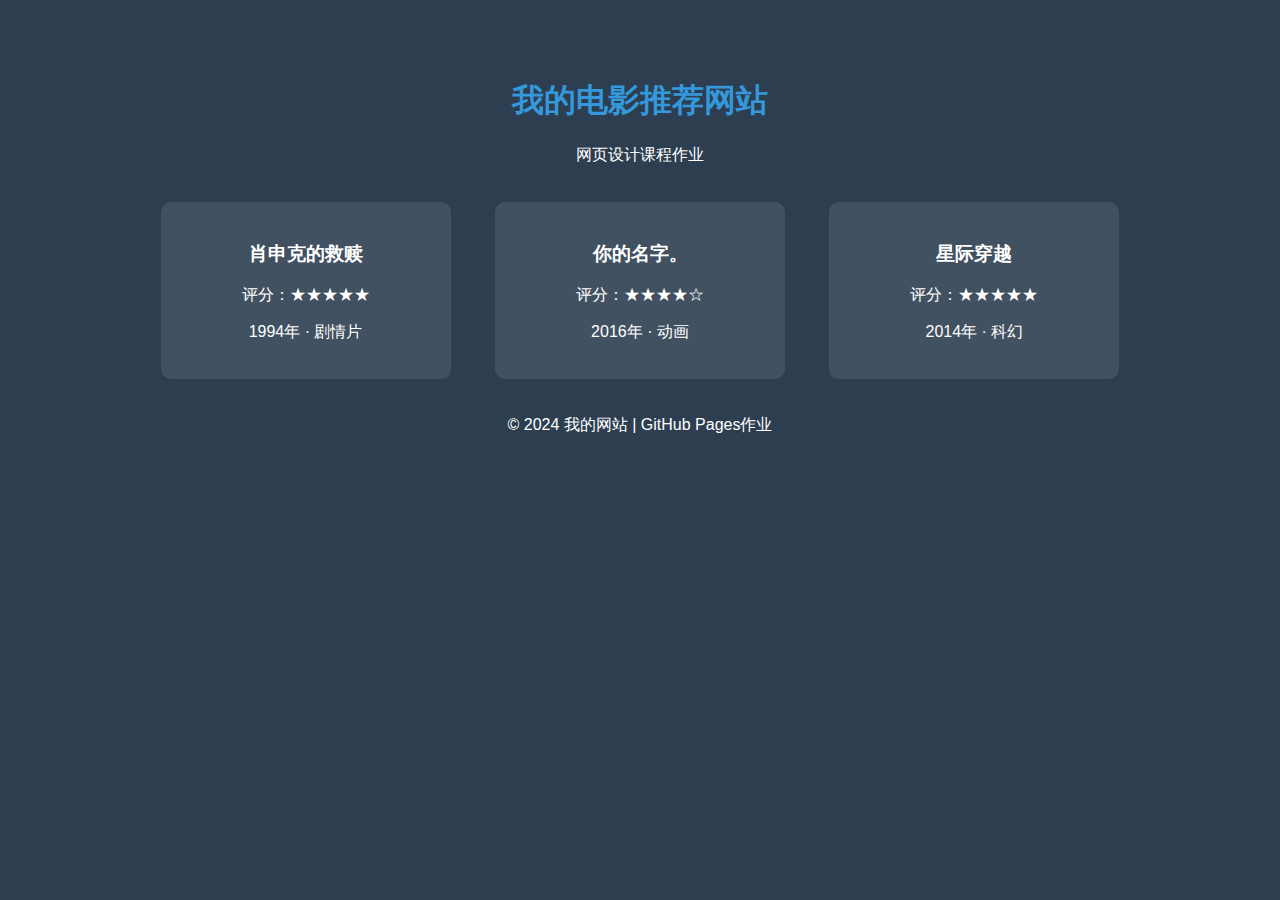
<file: movie.html>
<!DOCTYPE html>
<html>
<head>
    <title>我的电影推荐网站</title>
    <style>
        body {
            font-family: Arial;
            background: #2c3e50;
            color: white;
            text-align: center;
            padding: 50px;
        }
        h1 {
            color: #3498db;
        }
        .movie {
            background: rgba(255,255,255,0.1);
            padding: 20px;
            margin: 20px;
            border-radius: 10px;
            display: inline-block;
            width: 250px;
        }
    </style>
</head>
<body>
    <h1>我的电影推荐网站</h1>
    <p>网页设计课程作业</p>
    
    <div class="movie">
        <h3>肖申克的救赎</h3>
        <p>评分：★★★★★</p>
        <p>1994年 · 剧情片</p>
    </div>
    
    <div class="movie">
        <h3>你的名字。</h3>
        <p>评分：★★★★☆</p>
        <p>2016年 · 动画</p>
    </div>
    
    <div class="movie">
        <h3>星际穿越</h3>
        <p>评分：★★★★★</p>
        <p>2014年 · 科幻</p>
    </div>
    
    <p>© 2024 我的网站 | GitHub Pages作业</p>
</body>
</html>
</file>
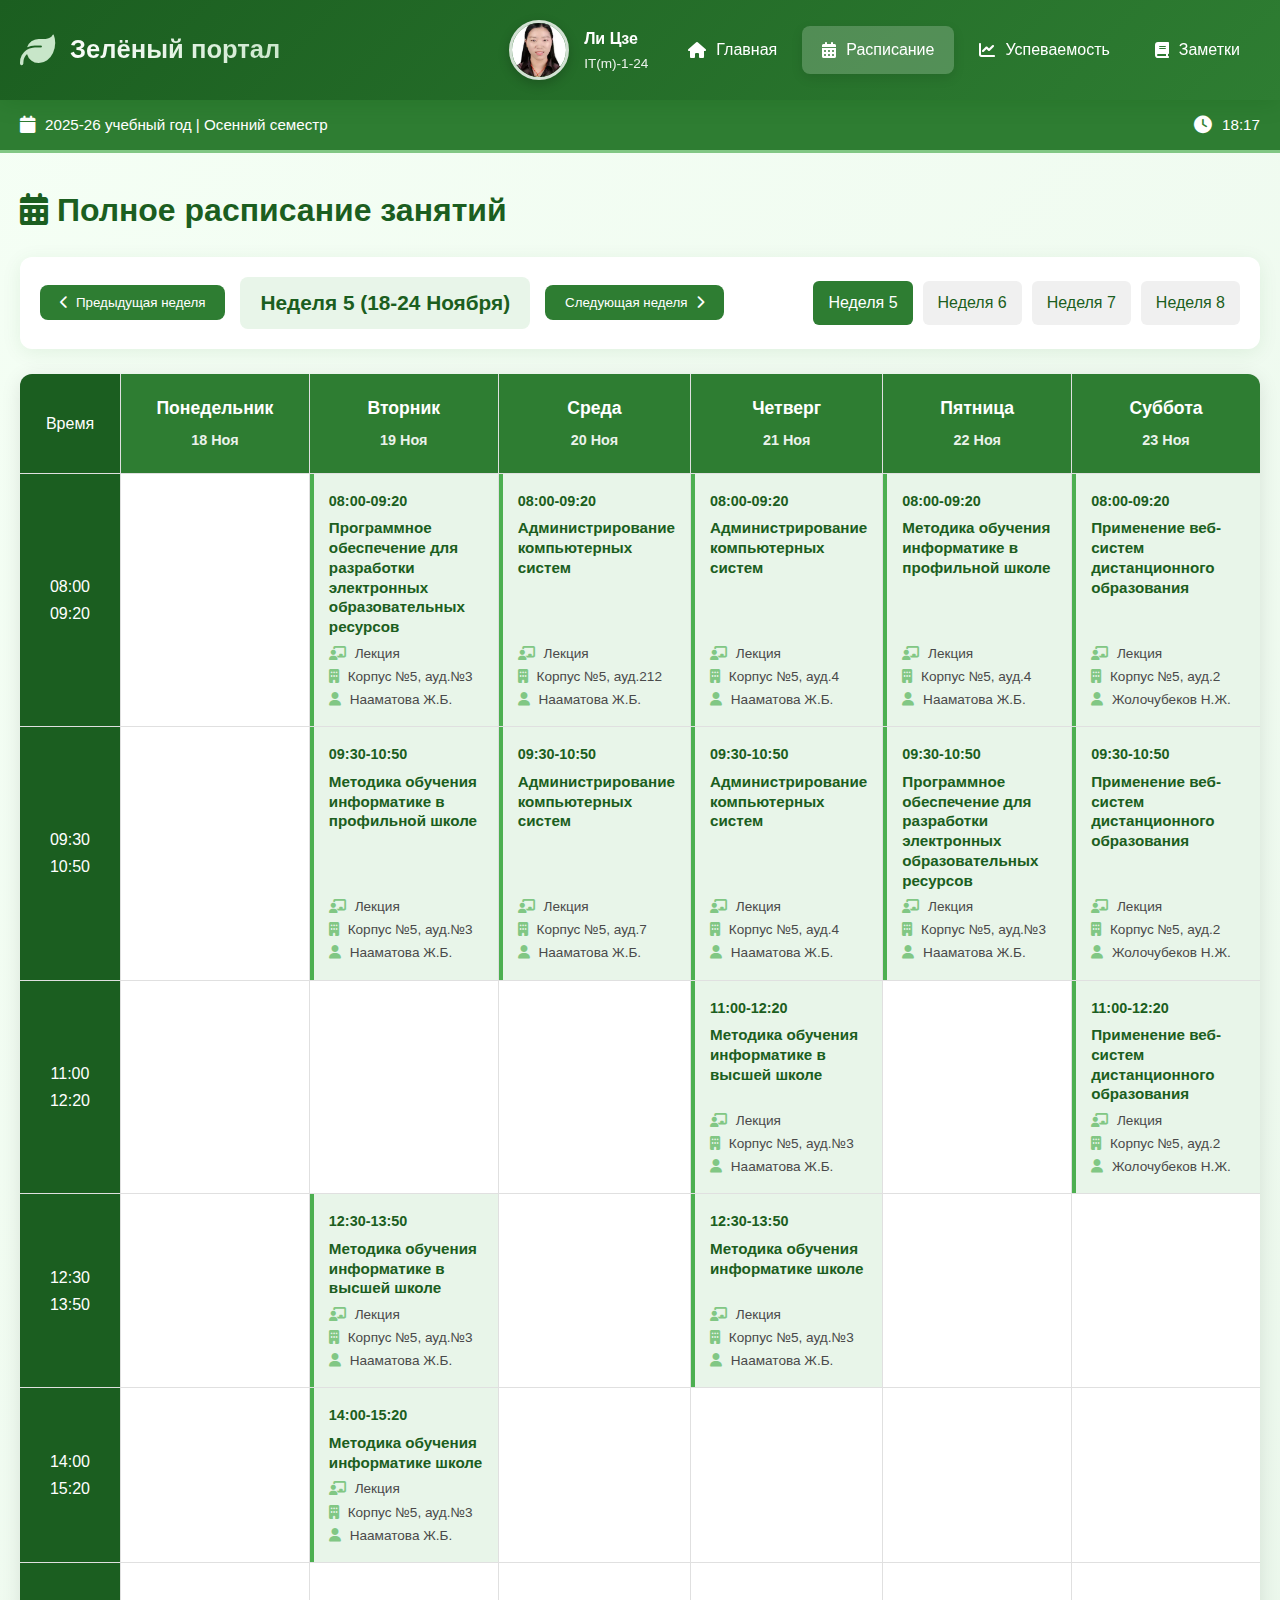
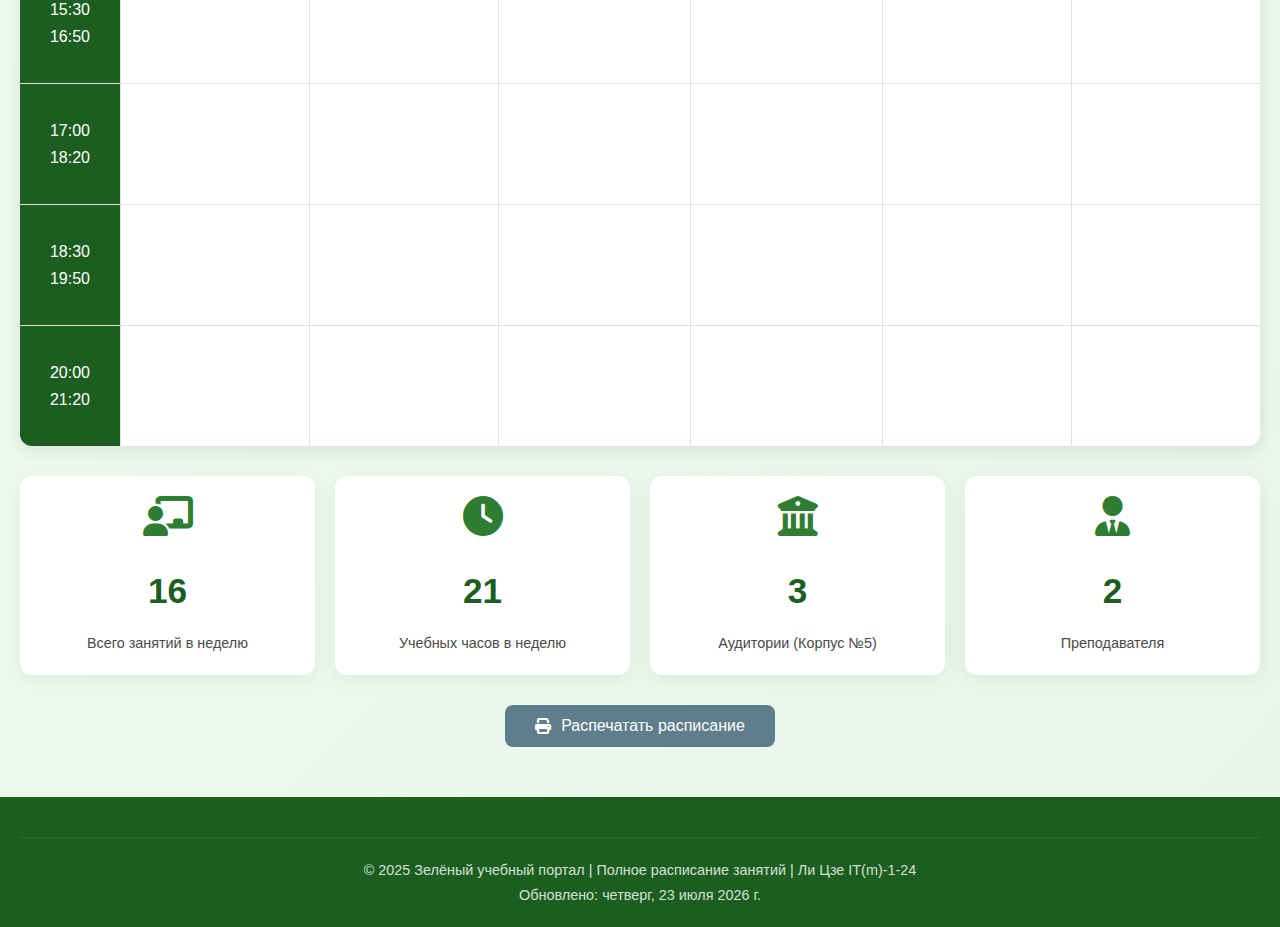
<file: schedule.html>
<!DOCTYPE html>
<html lang="ru">
<head>
    <meta charset="UTF-8">
    <meta name="viewport" content="width=device-width, initial-scale=1.0">
    <title>Полное расписание | Зелёный портал</title>
    <link rel="stylesheet" href="style.css">
    <link rel="stylesheet" href="https://cdnjs.cloudflare.com/ajax/libs/font-awesome/6.4.0/css/all.min.css">
    <style>
        /* 课表专属样式 */
        .schedule-container {
            margin: 20px 0;
        }
        
        .week-navigation {
            display: flex;
            justify-content: space-between;
            align-items: center;
            margin-bottom: 25px;
            padding: 20px;
            background: white;
            border-radius: 12px;
            box-shadow: 0 4px 20px rgba(0, 100, 0, 0.08);
        }
        
        .week-controls {
            display: flex;
            gap: 15px;
            align-items: center;
        }
        
        .week-btn {
            background: var(--green-medium);
            color: white;
            border: none;
            padding: 10px 20px;
            border-radius: 8px;
            cursor: pointer;
            display: flex;
            align-items: center;
            gap: 8px;
            font-weight: 500;
            transition: all 0.3s;
        }
        
        .week-btn:hover {
            background: var(--green-dark);
            transform: translateY(-2px);
        }
        
        .current-week {
            font-size: 1.3rem;
            font-weight: 600;
            color: var(--green-dark);
            padding: 8px 20px;
            background: var(--green-bg);
            border-radius: 8px;
        }
        
        .week-selector {
            display: flex;
            gap: 10px;
            align-items: center;
        }
        
        .week-option {
            padding: 8px 15px;
            background: #f0f0f0;
            border-radius: 6px;
            cursor: pointer;
            transition: all 0.3s;
        }
        
        .week-option.active {
            background: var(--green-medium);
            color: white;
        }
        
        /* 课表网格 */
        .schedule-grid {
            display: grid;
            grid-template-columns: 100px repeat(6, 1fr);
            gap: 1px;
            background: #e0e0e0;
            border-radius: 12px;
            overflow: hidden;
            box-shadow: 0 4px 20px rgba(0, 0, 0, 0.1);
        }
        
        .time-slot {
            background: var(--green-dark);
            color: white;
            padding: 15px 10px;
            text-align: center;
            font-weight: 500;
            min-height: 70px;
            display: flex;
            flex-direction: column;
            justify-content: center;
            align-items: center;
        }
        
        .day-header {
            background: var(--green-medium);
            color: white;
            padding: 20px 10px;
            text-align: center;
            font-weight: 600;
            font-size: 1.1rem;
            min-height: 70px;
            display: flex;
            flex-direction: column;
            justify-content: center;
        }
        
        .day-header .date {
            font-size: 0.9rem;
            opacity: 0.9;
            margin-top: 5px;
        }
        
        .schedule-cell {
            background: white;
            padding: 15px;
            min-height: 120px;
            position: relative;
            transition: all 0.3s;
        }
        
        .schedule-cell:hover {
            background: #f9f9f9;
            transform: scale(1.02);
            z-index: 1;
        }
        
        .has-class {
            background: #e8f5e9;
            border-left: 4px solid var(--green-light);
            cursor: pointer;
        }
        
        .current-class {
            background: #c8e6c9;
            border-left: 4px solid var(--green-dark);
            box-shadow: 0 4px 12px rgba(0, 100, 0, 0.15);
        }
        
        .class-info {
            height: 100%;
            display: flex;
            flex-direction: column;
        }
        
        .class-time {
            font-weight: bold;
            color: var(--green-dark);
            margin-bottom: 5px;
            font-size: 0.9rem;
        }
        
        .class-subject {
            font-weight: 600;
            color: var(--text-dark);
            margin-bottom: 5px;
            font-size: 0.95rem;
            line-height: 1.3;
        }
        
        .class-details {
            font-size: 0.85rem;
            color: var(--text-light);
            margin-top: auto;
        }
        
        .class-details i {
            margin-right: 5px;
            color: var(--green-accent);
        }
        
        /* 课程详情弹窗 */
        .class-modal {
            display: none;
            position: fixed;
            top: 0;
            left: 0;
            width: 100%;
            height: 100%;
            background: rgba(0, 0, 0, 0.5);
            z-index: 1000;
            justify-content: center;
            align-items: center;
        }
        
        .modal-content {
            background: white;
            padding: 30px;
            border-radius: 12px;
            max-width: 500px;
            width: 90%;
            max-height: 80vh;
            overflow-y: auto;
        }
        
        .close-modal {
            float: right;
            font-size: 1.5rem;
            cursor: pointer;
            color: var(--text-light);
        }
        
        /* 课表统计 */
        .schedule-stats {
            display: grid;
            grid-template-columns: repeat(auto-fit, minmax(200px, 1fr));
            gap: 20px;
            margin-top: 30px;
        }
        
        .stat-card {
            background: white;
            padding: 20px;
            border-radius: 12px;
            box-shadow: 0 4px 20px rgba(0, 100, 0, 0.08);
            text-align: center;
        }
        
        .stat-card i {
            font-size: 2.5rem;
            color: var(--green-medium);
            margin-bottom: 15px;
        }
        
        .stat-card .number {
            font-size: 2.2rem;
            font-weight: bold;
            color: var(--green-dark);
            margin: 10px 0;
        }
        
        /* 打印按钮 */
        .print-section {
            text-align: center;
            margin: 30px 0;
        }
        
        .print-btn {
            background: #607d8b;
            color: white;
            padding: 12px 30px;
            border: none;
            border-radius: 8px;
            cursor: pointer;
            display: inline-flex;
            align-items: center;
            gap: 10px;
            font-size: 1rem;
            transition: all 0.3s;
        }
        
        .print-btn:hover {
            background: #455a64;
            transform: translateY(-2px);
        }
        
        /* 移动端适配 */
        @media (max-width: 1024px) {
            .schedule-grid {
                grid-template-columns: 80px repeat(6, 1fr);
            }
            
            .class-subject {
                font-size: 0.85rem;
            }
        }
        
        @media (max-width: 768px) {
            .schedule-grid {
                display: none; /* 在小屏幕上显示移动版 */
            }
            
            .mobile-schedule {
                display: block;
            }
            
            .week-navigation {
                flex-direction: column;
                gap: 15px;
            }
            
            .week-controls {
                flex-wrap: wrap;
                justify-content: center;
            }
        }
        
        /* 移动版课表 */
        .mobile-schedule {
            display: none;
        }
        
        .mobile-day {
            background: white;
            margin-bottom: 15px;
            border-radius: 12px;
            overflow: hidden;
            box-shadow: 0 4px 12px rgba(0, 0, 0, 0.08);
        }
        
        .mobile-day-header {
            background: var(--green-medium);
            color: white;
            padding: 15px;
            font-weight: 600;
            display: flex;
            justify-content: space-between;
            align-items: center;
        }
        
        .mobile-classes {
            padding: 15px;
        }
        
        .mobile-class-item {
            padding: 15px;
            margin-bottom: 10px;
            background: #f9f9f9;
            border-radius: 8px;
            border-left: 4px solid var(--green-light);
        }
    </style>
</head>
<body>
    <!-- 顶部导航 -->
    <header>
        <div class="container">
            <div class="logo">
                <a href="index.html" style="text-decoration: none; color: inherit; display: flex; align-items: center; gap: 15px;">
                    <i class="fas fa-leaf"></i>
                    <h1 style="margin: 0;">Зелёный портал</h1>
                </a>
            </div>
            
            <!-- 用户信息 -->
            <div class="user-profile">
                <div class="user-photo">
                    <img src="photo.jpg" alt="Ли Цзе" id="user-photo">
                </div>
                <div class="user-info">
                    <span class="user-name">Ли Цзе</span>
                    <span class="user-group">IT(m)-1-24</span>
                </div>
            </div>
            
            <nav class="main-nav">
                <a href="index.html"><i class="fas fa-home"></i> Главная</a>
                <a href="schedule.html" class="active"><i class="fas fa-calendar-alt"></i> Расписание</a>
                <a href="#"><i class="fas fa-chart-line"></i> Успеваемость</a>
                <a href="#"><i class="fas fa-book"></i> Заметки</a>
            </nav>
        </div>
    </header>

    <!-- 学期状态栏 -->
    <div class="status-bar">
        <div class="container">
            <div class="status-items">
                <div class="status-item">
                    <i class="fas fa-calendar"></i>
                    <span>2025-26 учебный год | Осенний семестр</span>
                </div>
                <div class="status-item">
                    <i class="fas fa-clock"></i>
                    <span id="current-time-schedule"></span>
                </div>
            </div>
        </div>
    </div>

    <main class="container">
        <h1 style="color: var(--green-dark); margin: 30px 0 20px;">
            <i class="fas fa-calendar-alt"></i> Полное расписание занятий
        </h1>
        
        <!-- 周导航 -->
        <div class="week-navigation">
            <div class="week-controls">
                <button class="week-btn" id="prev-week">
                    <i class="fas fa-chevron-left"></i> Предыдущая неделя
                </button>
                <div class="current-week" id="current-week-display">
                    Неделя 5 (18-24 Ноября)
                </div>
                <button class="week-btn" id="next-week">
                    Следующая неделя <i class="fas fa-chevron-right"></i>
                </button>
            </div>
            
            <div class="week-selector">
                <div class="week-option active" data-week="5">Неделя 5</div>
                <div class="week-option" data-week="6">Неделя 6</div>
                <div class="week-option" data-week="7">Неделя 7</div>
                <div class="week-option" data-week="8">Неделя 8</div>
            </div>
        </div>

        <!-- 桌面版课表 -->
        <div class="schedule-grid" id="desktop-schedule">
            <!-- 时间列 -->
            <div class="time-slot">Время</div>
            <div class="day-header">Понедельник <span class="date">18 Ноя</span></div>
            <div class="day-header">Вторник <span class="date">19 Ноя</span></div>
            <div class="day-header">Среда <span class="date">20 Ноя</span></div>
            <div class="day-header">Четверг <span class="date">21 Ноя</span></div>
            <div class="day-header">Пятница <span class="date">22 Ноя</span></div>
            <div class="day-header">Суббота <span class="date">23 Ноя</span></div>
            
            <!-- 时间段行 -->
            <!-- 08:00-09:20 -->
            <div class="time-slot">08:00<br>09:20</div>
            <div class="schedule-cell"></div>
            <div class="schedule-cell has-class" data-class="1">
                <div class="class-info">
                    <div class="class-time">08:00-09:20</div>
                    <div class="class-subject">Программное обеспечение для разработки электронных образовательных ресурсов</div>
                    <div class="class-details">
                        <i class="fas fa-chalkboard-teacher"></i> Лекция<br>
                        <i class="fas fa-building"></i> Корпус №5, ауд.№3<br>
                        <i class="fas fa-user"></i> Нааматова Ж.Б.
                    </div>
                </div>
            </div>
            <div class="schedule-cell has-class" data-class="2">
                <div class="class-info">
                    <div class="class-time">08:00-09:20</div>
                    <div class="class-subject">Администрирование компьютерных систем</div>
                    <div class="class-details">
                        <i class="fas fa-chalkboard-teacher"></i> Лекция<br>
                        <i class="fas fa-building"></i> Корпус №5, ауд.212<br>
                        <i class="fas fa-user"></i> Нааматова Ж.Б.
                    </div>
                </div>
            </div>
            <div class="schedule-cell has-class" data-class="3">
                <div class="class-info">
                    <div class="class-time">08:00-09:20</div>
                    <div class="class-subject">Администрирование компьютерных систем</div>
                    <div class="class-details">
                        <i class="fas fa-chalkboard-teacher"></i> Лекция<br>
                        <i class="fas fa-building"></i> Корпус №5, ауд.4<br>
                        <i class="fas fa-user"></i> Нааматова Ж.Б.
                    </div>
                </div>
            </div>
            <div class="schedule-cell has-class" data-class="4">
                <div class="class-info">
                    <div class="class-time">08:00-09:20</div>
                    <div class="class-subject">Методика обучения информатике в профильной школе</div>
                    <div class="class-details">
                        <i class="fas fa-chalkboard-teacher"></i> Лекция<br>
                        <i class="fas fa-building"></i> Корпус №5, ауд.4<br>
                        <i class="fas fa-user"></i> Нааматова Ж.Б.
                    </div>
                </div>
            </div>
            <div class="schedule-cell has-class" data-class="5">
                <div class="class-info">
                    <div class="class-time">08:00-09:20</div>
                    <div class="class-subject">Применение веб-систем дистанционного образования</div>
                    <div class="class-details">
                        <i class="fas fa-chalkboard-teacher"></i> Лекция<br>
                        <i class="fas fa-building"></i> Корпус №5, ауд.2<br>
                        <i class="fas fa-user"></i> Жолочубеков Н.Ж.
                    </div>
                </div>
            </div>
            
            <!-- 09:30-10:50 -->
            <div class="time-slot">09:30<br>10:50</div>
            <div class="schedule-cell"></div>
            <div class="schedule-cell has-class" data-class="6">
                <div class="class-info">
                    <div class="class-time">09:30-10:50</div>
                    <div class="class-subject">Методика обучения информатике в профильной школе</div>
                    <div class="class-details">
                        <i class="fas fa-chalkboard-teacher"></i> Лекция<br>
                        <i class="fas fa-building"></i> Корпус №5, ауд.№3<br>
                        <i class="fas fa-user"></i> Нааматова Ж.Б.
                    </div>
                </div>
            </div>
            <div class="schedule-cell has-class" data-class="7">
                <div class="class-info">
                    <div class="class-time">09:30-10:50</div>
                    <div class="class-subject">Администрирование компьютерных систем</div>
                    <div class="class-details">
                        <i class="fas fa-chalkboard-teacher"></i> Лекция<br>
                        <i class="fas fa-building"></i> Корпус №5, ауд.7<br>
                        <i class="fas fa-user"></i> Нааматова Ж.Б.
                    </div>
                </div>
            </div>
            <div class="schedule-cell has-class" data-class="8">
                <div class="class-info">
                    <div class="class-time">09:30-10:50</div>
                    <div class="class-subject">Администрирование компьютерных систем</div>
                    <div class="class-details">
                        <i class="fas fa-chalkboard-teacher"></i> Лекция<br>
                        <i class="fas fa-building"></i> Корпус №5, ауд.4<br>
                        <i class="fas fa-user"></i> Нааматова Ж.Б.
                    </div>
                </div>
            </div>
            <div class="schedule-cell has-class" data-class="9">
                <div class="class-info">
                    <div class="class-time">09:30-10:50</div>
                    <div class="class-subject">Программное обеспечение для разработки электронных образовательных ресурсов</div>
                    <div class="class-details">
                        <i class="fas fa-chalkboard-teacher"></i> Лекция<br>
                        <i class="fas fa-building"></i> Корпус №5, ауд.№3<br>
                        <i class="fas fa-user"></i> Нааматова Ж.Б.
                    </div>
                </div>
            </div>
            <div class="schedule-cell has-class" data-class="10">
                <div class="class-info">
                    <div class="class-time">09:30-10:50</div>
                    <div class="class-subject">Применение веб-систем дистанционного образования</div>
                    <div class="class-details">
                        <i class="fas fa-chalkboard-teacher"></i> Лекция<br>
                        <i class="fas fa-building"></i> Корпус №5, ауд.2<br>
                        <i class="fas fa-user"></i> Жолочубеков Н.Ж.
                    </div>
                </div>
            </div>
            
            <!-- 11:00-12:20 -->
            <div class="time-slot">11:00<br>12:20</div>
            <div class="schedule-cell"></div>
            <div class="schedule-cell"></div>
            <div class="schedule-cell"></div>
            <div class="schedule-cell has-class" data-class="11">
                <div class="class-info">
                    <div class="class-time">11:00-12:20</div>
                    <div class="class-subject">Методика обучения информатике в высшей школе</div>
                    <div class="class-details">
                        <i class="fas fa-chalkboard-teacher"></i> Лекция<br>
                        <i class="fas fa-building"></i> Корпус №5, ауд.№3<br>
                        <i class="fas fa-user"></i> Нааматова Ж.Б.
                    </div>
                </div>
            </div>
            <div class="schedule-cell"></div>
            <div class="schedule-cell has-class" data-class="12">
                <div class="class-info">
                    <div class="class-time">11:00-12:20</div>
                    <div class="class-subject">Применение веб-систем дистанционного образования</div>
                    <div class="class-details">
                        <i class="fas fa-chalkboard-teacher"></i> Лекция<br>
                        <i class="fas fa-building"></i> Корпус №5, ауд.2<br>
                        <i class="fas fa-user"></i> Жолочубеков Н.Ж.
                    </div>
                </div>
            </div>
            
            <!-- 12:30-13:50 -->
            <div class="time-slot">12:30<br>13:50</div>
            <div class="schedule-cell"></div>
            <div class="schedule-cell has-class" data-class="13">
                <div class="class-info">
                    <div class="class-time">12:30-13:50</div>
                    <div class="class-subject">Методика обучения информатике в высшей школе</div>
                    <div class="class-details">
                        <i class="fas fa-chalkboard-teacher"></i> Лекция<br>
                        <i class="fas fa-building"></i> Корпус №5, ауд.№3<br>
                        <i class="fas fa-user"></i> Нааматова Ж.Б.
                    </div>
                </div>
            </div>
            <div class="schedule-cell"></div>
            <div class="schedule-cell has-class" data-class="14">
                <div class="class-info">
                    <div class="class-time">12:30-13:50</div>
                    <div class="class-subject">Методика обучения информатике школе</div>
                    <div class="class-details">
                        <i class="fas fa-chalkboard-teacher"></i> Лекция<br>
                        <i class="fas fa-building"></i> Корпус №5, ауд.№3<br>
                        <i class="fas fa-user"></i> Нааматова Ж.Б.
                    </div>
                </div>
            </div>
            <div class="schedule-cell"></div>
            <div class="schedule-cell"></div>
            
            <!-- 14:00-15:20 -->
            <div class="time-slot">14:00<br>15:20</div>
            <div class="schedule-cell"></div>
            <div class="schedule-cell has-class" data-class="15">
                <div class="class-info">
                    <div class="class-time">14:00-15:20</div>
                    <div class="class-subject">Методика обучения информатике школе</div>
                    <div class="class-details">
                        <i class="fas fa-chalkboard-teacher"></i> Лекция<br>
                        <i class="fas fa-building"></i> Корпус №5, ауд.№3<br>
                        <i class="fas fa-user"></i> Нааматова Ж.Б.
                    </div>
                </div>
            </div>
            <div class="schedule-cell"></div>
            <div class="schedule-cell"></div>
            <div class="schedule-cell"></div>
            <div class="schedule-cell"></div>
            
            <!-- 15:30-16:50 -->
            <div class="time-slot">15:30<br>16:50</div>
            <div class="schedule-cell"></div>
            <div class="schedule-cell"></div>
            <div class="schedule-cell"></div>
            <div class="schedule-cell"></div>
            <div class="schedule-cell"></div>
            <div class="schedule-cell"></div>
            
            <!-- 17:00-18:20 -->
            <div class="time-slot">17:00<br>18:20</div>
            <div class="schedule-cell"></div>
            <div class="schedule-cell"></div>
            <div class="schedule-cell"></div>
            <div class="schedule-cell"></div>
            <div class="schedule-cell"></div>
            <div class="schedule-cell"></div>
            
            <!-- 18:30-19:50 -->
            <div class="time-slot">18:30<br>19:50</div>
            <div class="schedule-cell"></div>
            <div class="schedule-cell"></div>
            <div class="schedule-cell"></div>
            <div class="schedule-cell"></div>
            <div class="schedule-cell"></div>
            <div class="schedule-cell"></div>
            
            <!-- 20:00-21:20 -->
            <div class="time-slot">20:00<br>21:20</div>
            <div class="schedule-cell"></div>
            <div class="schedule-cell"></div>
            <div class="schedule-cell"></div>
            <div class="schedule-cell"></div>
            <div class="schedule-cell"></div>
            <div class="schedule-cell"></div>
        </div>

        <!-- 移动版课表 -->
        <div class="mobile-schedule" id="mobile-schedule">
            <!-- 移动版内容通过JS生成 -->
        </div>

        <!-- 课表统计 -->
        <div class="schedule-stats">
            <div class="stat-card">
                <i class="fas fa-chalkboard-teacher"></i>
                <div class="number">16</div>
                <div class="stat-label">Всего занятий в неделю</div>
            </div>
            <div class="stat-card">
                <i class="fas fa-clock"></i>
                <div class="number">21</div>
                <div class="stat-label">Учебных часов в неделю</div>
            </div>
            <div class="stat-card">
                <i class="fas fa-university"></i>
                <div class="number">3</div>
                <div class="stat-label">Аудитории (Корпус №5)</div>
            </div>
            <div class="stat-card">
                <i class="fas fa-user-tie"></i>
                <div class="number">2</div>
                <div class="stat-label">Преподавателя</div>
            </div>
        </div>

        <!-- 课程详情弹窗 -->
        <div class="class-modal" id="class-modal">
            <div class="modal-content">
                <span class="close-modal" id="close-modal">&times;</span>
                <h3 id="modal-title">Детали занятия</h3>
                <div id="modal-content">
                    <!-- 内容通过JS填充 -->
                </div>
            </div>
        </div>

        <!-- 打印按钮 -->
        <div class="print-section">
            <button class="print-btn" onclick="window.print()">
                <i class="fas fa-print"></i> Распечатать расписание
            </button>
        </div>
    </main>

    <footer>
        <div class="container">
            <div class="footer-bottom">
                <p>© 2025 Зелёный учебный портал | Полное расписание занятий | Ли Цзе IT(m)-1-24</p>
                <p>Обновлено: <span id="current-date-schedule"></span></p>
            </div>
        </div>
    </footer>

    <script>
        // 课表页面专属脚本
        document.addEventListener('DOMContentLoaded', function() {
            // 更新时间
            function updateScheduleTime() {
                const now = new Date();
                const timeStr = now.toLocaleTimeString('ru-RU', { 
                    hour: '2-digit', 
                    minute: '2-digit' 
                });
                const dateStr = now.toLocaleDateString('ru-RU', { 
                    weekday: 'long', 
                    year: 'numeric', 
                    month: 'long', 
                    day: 'numeric' 
                });
                
                document.getElementById('current-time-schedule').textContent = timeStr;
                document.getElementById('current-date-schedule').textContent = dateStr;
            }
            
            updateScheduleTime();
            setInterval(updateScheduleTime, 60000);
            
            // 周切换功能
            document.getElementById('prev-week').addEventListener('click', function() {
                changeWeek(-1);
            });
            
            document.getElementById('next-week').addEventListener('click', function() {
                changeWeek(1);
            });
            
            // 周选择器
            document.querySelectorAll('.week-option').forEach(option => {
                option.addEventListener('click', function() {
                    document.querySelectorAll('.week-option').forEach(opt => {
                        opt.classList.remove('active');
                    });
                    this.classList.add('active');
                    
                    const weekNum = this.getAttribute('data-week');
                    document.getElementById('current-week-display').textContent = 
                        `Неделя ${weekNum} (${getWeekDates(weekNum)})`;
                });
            });
            
            // 课程点击详情
            document.querySelectorAll('.has-class').forEach(cell => {
                cell.addEventListener('click', function() {
                    const classId = this.getAttribute('data-class');
                    showClassDetails(classId);
                });
            });
            
            // 关闭弹窗
            document.getElementById('close-modal').addEventListener('click', function() {
                document.getElementById('class-modal').style.display = 'none';
            });
            
            // 点击弹窗外部关闭
            document.getElementById('class-modal').addEventListener('click', function(e) {
                if (e.target === this) {
                    this.style.display = 'none';
                }
            });
            
            // 生成移动版课表
            generateMobileSchedule();
            
            // 响应式切换
            window.addEventListener('resize', function() {
                if (window.innerWidth <= 768) {
                    document.getElementById('desktop-schedule').style.display = 'none';
                    document.getElementById('mobile-schedule').style.display = 'block';
                } else {
                    document.getElementById('desktop-schedule').style.display = 'grid';
                    document.getElementById('mobile-schedule').style.display = 'none';
                }
            });
            
            // 初始检查
            if (window.innerWidth <= 768) {
                document.getElementById('desktop-schedule').style.display = 'none';
                document.getElementById('mobile-schedule').style.display = 'block';
            }
        });
        
        function changeWeek(delta) {
            const currentWeek = document.querySelector('.week-option.active');
            const weeks = document.querySelectorAll('.week-option');
            const currentIndex = Array.from(weeks).indexOf(currentWeek);
            const newIndex = (currentIndex + delta + weeks.length) % weeks.length;
            
            weeks.forEach(week => week.classList.remove('active'));
            weeks[newIndex].classList.add('active');
            
            const weekNum = weeks[newIndex].getAttribute('data-week');
            document.getElementById('current-week-display').textContent = 
                `Неделя ${weekNum} (${getWeekDates(weekNum)})`;
        }
        
        function getWeekDates(weekNum) {
            // 简单模拟日期
            const dates = {
                5: '18-24 Ноября',
                6: '25 Ноября - 1 Декабря',
                7: '2-8 Декабря',
                8: '9-15 Декабря'
            };
            return dates[weekNum] || 'Даты уточняются';
        }
        
        function showClassDetails(classId) {
            // 模拟课程数据
            const classes = {
                1: {
                    title: 'Программное обеспечение для разработки электронных образовательных ресурсов',
                    time: 'Вторник, 08:00-09:20',
                    type: 'Лекция',
                    room: 'Корпус №5, ауд.№3',
                    teacher: 'Нааматова Ж.Б.',
                    credits: '4 кредита',
                    notes: 'Принести ноутбук для практической части.'
                },
                2: {
                    title: 'Администрирование компьютерных систем',
                    time: 'Среда, 08:00-09:20',
                    type: 'Лекция',
                    room: 'Корпус №5, ауд.212',
                    teacher: 'Нааматова Ж.Б.',
                    credits: '4 кредита',
                    notes: 'Тема: Установка и настройка серверов.'
                }
            };
            
            const classInfo = classes[classId] || {
                title: 'Информация о занятии',
                time: 'Не указано',
                type: 'Не указано',
                room: 'Не указано',
                teacher: 'Не указано',
                credits: 'Не указано',
                notes: 'Нет дополнительной информации.'
            };
            
            document.getElementById('modal-title').textContent = classInfo.title;
            document.getElementById('modal-content').innerHTML = `
                <p><strong>Время:</strong> ${classInfo.time}</p>
                <p><strong>Тип занятия:</strong> ${classInfo.type}</p>
                <p><strong>Аудитория:</strong> ${classInfo.room}</p>
                <p><strong>Преподаватель:</strong> ${classInfo.teacher}</p>
                <p><strong>Кредиты:</strong> ${classInfo.credits}</p>
                <p><strong>Примечания:</strong> ${classInfo.notes}</p>
                <hr>
                <p style="font-size: 0.9rem; color: #666;">
                    <i class="fas fa-info-circle"></i> Нажмите на любое другое занятие для просмотра деталей.
                </p>
            `;
            
            document.getElementById('class-modal').style.display = 'flex';
        }
        
        function generateMobileSchedule() {
            // 生成移动版课表的逻辑
            const mobileContainer = document.getElementById('mobile-schedule');
            if (!mobileContainer) return;
            
            // 简化：这里可以添加移动版课表的生成代码
            mobileContainer.innerHTML = `
                <div class="mobile-day">
                    <div class="mobile-day-header">
                        <span>Понедельник</span>
                        <span>18 Ноя</span>
                    </div>
                    <div class="mobile-classes">
                        <div class="mobile-class-item">
                            <strong>08:00-09:20</strong><br>
                            <em>Нет занятий</em>
                        </div>
                    </div>
                </div>
                <div class="mobile-day">
                    <div class="mobile-day-header">
                        <span>Вторник</span>
                        <span>19 Ноя</span>
                    </div>
                    <div class="mobile-classes">
                        <div class="mobile-class-item">
                            <strong>08:00-09:20</strong><br>
                            Программное обеспечение для разработки ЭОР<br>
                            <small>Корпус №5, ауд.№3 | Нааматова Ж.Б.</small>
                        </div>
                        <div class="mobile-class-item">
                            <strong>09:30-10:50</strong><br>
                            Методика обучения информатике в профильной школе<br>
                            <small>Корпус №5, ауд.№3 | Нааматова Ж.Б.</small>
                        </div>
                    </div>
                </div>
                <!-- 其他 дни类似 -->
            `;
        }
    </script>
</body>
</html>
</file>
<file: style.css>
/* ===== ОСНОВНЫЕ СТИЛИ ===== */
:root {
    --green-dark: #1b5e20;
    --green-medium: #2e7d32;
    --green-light: #4caf50;
    --green-accent: #81c784;
    --green-bg: #e8f5e9;
    --text-dark: #1b5e20;
    --text-light: #4a4a4a;
    --white: #ffffff;
    --gray-light: #f5f5f5;
    --shadow: 0 4px 20px rgba(0, 100, 0, 0.08);
    --radius: 12px;
}

* {
    margin: 0;
    padding: 0;
    box-sizing: border-box;
}

body {
    font-family: 'Segoe UI', 'Helvetica Neue', Arial, sans-serif;
    background: linear-gradient(135deg, #f5fff5 0%, #e8f5e9 100%);
    color: var(--text-dark);
    line-height: 1.7;
    min-height: 100vh;
}

.container {
    max-width: 1400px;
    margin: 0 auto;
    padding: 0 20px;
}

/* ===== ШАПКА ===== */
header {
    background: linear-gradient(135deg, var(--green-dark) 0%, #2e7d32 100%);
    color: white;
    padding: 20px 0;
    box-shadow: 0 4px 20px rgba(0, 80, 0, 0.15);
    position: sticky;
    top: 0;
    z-index: 1000;
}

header .container {
    display: flex;
    justify-content: space-between;
    align-items: center;
}

.logo {
    display: flex;
    align-items: center;
    gap: 15px;
}

.logo i {
    font-size: 2.2rem;
    color: #c8e6c9;
    animation: pulse 2s infinite;
}

@keyframes pulse {
    0%, 100% { opacity: 1; }
    50% { opacity: 0.8; }
}

.logo h1 {
    font-size: 1.6rem;
    font-weight: 600;
    background: linear-gradient(45deg, #fff, #c8e6c9);
    -webkit-background-clip: text;
    -webkit-text-fill-color: transparent;
}

.main-nav {
    display: flex;
    align-items: center;
    gap: 5px;
}

.main-nav a {
    color: white;
    text-decoration: none;
    padding: 10px 20px;
    border-radius: 8px;
    display: flex;
    align-items: center;
    gap: 10px;
    transition: all 0.3s;
    font-weight: 500;
}

.main-nav a:hover {
    background: rgba(255, 255, 255, 0.15);
    transform: translateY(-2px);
}

.main-nav a.active {
    background: rgba(255, 255, 255, 0.2);
    box-shadow: 0 4px 12px rgba(0, 0, 0, 0.1);
}

.user-menu {
    margin-left: 20px;
    padding: 8px 16px;
    background: rgba(255, 255, 255, 0.1);
    border-radius: 8px;
    display: flex;
    flex-direction: column;
}

.user-name {
    font-weight: bold;
    font-size: 1rem;
}

.user-group {
    font-size: 0.85rem;
    opacity: 0.9;
}

/* ===== СТАТУС БАР ===== */
.status-bar {
    background: var(--green-medium);
    color: white;
    padding: 12px 0;
    border-bottom: 3px solid var(--green-accent);
}

.status-items {
    display: flex;
    justify-content: space-between;
    flex-wrap: wrap;
    gap: 15px;
}

.status-item {
    display: flex;
    align-items: center;
    gap: 10px;
    font-size: 0.95rem;
}

.status-item i {
    font-size: 1.1rem;
}

/* ===== КАРТОЧКИ ===== */
.card {
    background: var(--white);
    border-radius: var(--radius);
    padding: 25px;
    box-shadow: var(--shadow);
    border-top: 5px solid var(--green-medium);
    margin-bottom: 25px;
    transition: transform 0.3s, box-shadow 0.3s;
}

.card:hover {
    transform: translateY(-5px);
    box-shadow: 0 8px 30px rgba(0, 100, 0, 0.12);
}

.card h2 {
    color: var(--green-dark);
    margin-bottom: 20px;
    display: flex;
    align-items: center;
    gap: 12px;
    font-size: 1.4rem;
    border-bottom: 2px solid var(--green-bg);
    padding-bottom: 15px;
}

.card-header {
    display: flex;
    justify-content: space-between;
    align-items: center;
    margin-bottom: 20px;
    border-bottom: 2px solid var(--green-bg);
    padding-bottom: 15px;
}

.badge {
    background: var(--green-accent);
    color: var(--green-dark);
    padding: 5px 15px;
    border-radius: 20px;
    font-size: 0.9rem;
    font-weight: 600;
}

/* ===== БЫСТРЫЙ ДОСТУП ===== */
.quick-panel {
    margin: 25px 0;
}

.quick-grid {
    display: grid;
    grid-template-columns: repeat(auto-fit, minmax(200px, 1fr));
    gap: 20px;
    margin-top: 20px;
}

.quick-card {
    background: linear-gradient(135deg, var(--green-medium) 0%, #4caf50 100%);
    color: white;
    padding: 25px 20px;
    border-radius: var(--radius);
    text-decoration: none;
    transition: all 0.3s;
    text-align: center;
}

.quick-card:hover {
    transform: translateY(-8px);
    box-shadow: 0 10px 25px rgba(0, 100, 0, 0.2);
}

.quick-card i {
    font-size: 2.5rem;
    margin-bottom: 15px;
    display: block;
}

.quick-card h3 {
    font-size: 1.2rem;
    margin-bottom: 8px;
}

.quick-card p {
    opacity: 0.9;
    font-size: 0.9rem;
}

/* ===== ДВЕ КОЛОНКИ ===== */
.two-column {
    display: grid;
    grid-template-columns: 1fr 1fr;
    gap: 30px;
    margin: 30px 0;
}

.column {
    display: flex;
    flex-direction: column;
    gap: 25px;
}

/* ===== ПРЕДМЕТЫ ===== */
.subject-list {
    display: flex;
    flex-direction: column;
    gap: 15px;
}

.subject-item {
    display: flex;
    gap: 15px;
    padding: 15px;
    background: var(--green-bg);
    border-radius: 10px;
    border-left: 4px solid var(--green-accent);
    transition: all 0.3s;
}

.subject-item:hover {
    background: #dcedc8;
    transform: translateX(5px);
}

.subject-icon {
    background: white;
    width: 50px;
    height: 50px;
    border-radius: 10px;
    display: flex;
    align-items: center;
    justify-content: center;
    color: var(--green-medium);
    font-size: 1.5rem;
}

.subject-info {
    flex: 1;
}

.subject-info h4 {
    margin-bottom: 8px;
    color: var(--green-dark);
}

.subject-meta {
    display: flex;
    gap: 15px;
    margin-bottom: 10px;
    font-size: 0.9rem;
    color: var(--text-light);
}

.subject-meta span {
    display: flex;
    align-items: center;
    gap: 5px;
}

.progress {
    margin-top: 10px;
}

.progress-bar {
    height: 8px;
    background: linear-gradient(90deg, var(--green-accent), var(--green-light));
    border-radius: 4px;
    margin-bottom: 5px;
}

/* ===== ЭКЗАМЕНЫ ===== */
.exams-list {
    display: flex;
    flex-direction: column;
    gap: 15px;
}

.exam-item {
    display: flex;
    gap: 15px;
    padding: 15px;
    background: #fff3e0;
    border-radius: 10px;
    border-left: 4px solid #ff9800;
}

.exam-date {
    background: #ff9800;
    color: white;
    padding: 12px;
    border-radius: 8px;
    text-align: center;
    min-width: 70px;
}

.exam-date .day {
    font-size: 1.5rem;
    font-weight: bold;
    display: block;
}

.exam-date .month {
    font-size: 0.9rem;
    display: block;
}

.exam-date .year {
    font-size: 0.8rem;
    opacity: 0.9;
    display: block;
}

.exam-info {
    flex: 1;
}

.exam-info h4 {
    margin-bottom: 5px;
    color: #e65100;
}

.exam-info p {
    color: var(--text-light);
    margin-bottom: 8px;
    font-size: 0.9rem;
}

.countdown {
    display: flex;
    align-items: center;
    gap: 8px;
    color: #ff9800;
    font-weight: 500;
}

/* ===== РАСПИСАНИЕ ===== */
.schedule-today {
    display: flex;
    flex-direction: column;
    gap: 15px;
}

.schedule-item {
    display: flex;
    gap: 15px;
    padding: 20px;
    background: var(--green-bg);
    border-radius: 10px;
    border: 2px solid transparent;
    transition: all 0.3s;
}

.schedule-item.current {
    border-color: var(--green-light);
    background: #e1f5e1;
    transform: scale(1.02);
}

.time-block {
    min-width: 100px;
    text-align: center;
}

.time {
    display: block;
    font-size: 1.1rem;
    font-weight: bold;
    color: var(--green-dark);
}

.duration {
    font-size: 0.8rem;
    color: var(--text-light);
}

.schedule-details {
    flex: 1;
}

.schedule-details h4 {
    margin-bottom: 8px;
    color: var(--green-dark);
}

.lecture-type, .location, .teacher {
    display: flex;
    align-items: center;
    gap: 8px;
    margin-bottom: 5px;
    font-size: 0.9rem;
    color: var(--text-light);
}

.schedule-status {
    display: flex;
    align-items: center;
}

.status-badge {
    padding: 5px 15px;
    border-radius: 20px;
    font-size: 0.85rem;
    font-weight: 600;
}

.in-progress {
    background: #4caf50;
    color: white;
}

.upcoming {
    background: #2196f3;
    color: white;
}

.free {
    background: #9e9e9e;
    color: white;
}

.btn-full-schedule {
    display: block;
    text-align: center;
    background: var(--green-medium);
    color: white;
    padding: 15px;
    border-radius: 10px;
    text-decoration: none;
    margin-top: 20px;
    font-weight: 600;
    transition: all 0.3s;
}

.btn-full-schedule:hover {
    background: var(--green-dark);
    transform: translateY(-3px);
}

/* ===== ЗАМЕТКИ ===== */
.quick-notes {
    margin-top: 20px;
}

.quick-notes textarea {
    width: 100%;
    padding: 20px;
    border: 2px solid #c8e6c9;
    border-radius: 10px;
    font-family: inherit;
    font-size: 1rem;
    resize: vertical;
    background: #f9fdf9;
    transition: border 0.3s;
    line-height: 1.6;
}

.quick-notes textarea:focus {
    outline: none;
    border-color: var(--green-medium);
    box-shadow: 0 0 0 3px rgba(76, 175, 80, 0.1);
}

.note-actions {
    display: flex;
    gap: 10px;
    margin-top: 15px;
    flex-wrap: wrap;
}

.note-btn {
    padding: 12px 25px;
    border: none;
    border-radius: 8px;
    font-size: 1rem;
    cursor: pointer;
    display: flex;
    align-items: center;
    gap: 10px;
    font-weight: 500;
    transition: all 0.3s;
}

.note-btn.save {
    background: var(--green-medium);
    color: white;
}

.note-btn.save:hover {
    background: var(--green-dark);
}

.note-btn.format {
    background: #bbdefb;
    color: #1565c0;
}

.note-btn.clear {
    background: #ffebee;
    color: #c62828;
}

.note-stats {
    display: flex;
    justify-content: space-between;
    margin-top: 15px;
    font-size: 0.9rem;
    color: var(--text-light);
}

/* ===== СТАТИСТИКА ===== */
.stats-grid {
    display: grid;
    grid-template-columns: repeat(auto-fit, minmax(120px, 1fr));
    gap: 20px;
    margin-top: 20px;
}

.stat-item {
    background: var(--green-bg);
    padding: 20px;
    border-radius: 10px;
    text-align: center;
    transition: all 0.3s;
}

.stat-item:hover {
    transform: translateY(-5px);
    background: #dcedc8;
}

.stat-value {
    font-size: 2.5rem;
    font-weight: bold;
    color: var(--green-dark);
    margin-bottom: 5px;
}

.stat-label {
    font-size: 0.9rem;
    color: var(--text-light);
}

/* ===== АКТИВНОСТЬ ===== */
.activity-feed {
    margin-top: 20px;
}

.activity-item {
    display: flex;
    gap: 15px;
    padding: 15px;
    margin-bottom: 10px;
    background: var(--gray-light);
    border-radius: 10px;
    border-left: 4px solid #ccc;
}

.activity-icon {
    width: 40px;
    height: 40px;
    border-radius: 50%;
    display: flex;
    align-items: center;
    justify-content: center;
    font-size: 1.2rem;
}

.success {
    background: #e8f5e9;
    color: #2e7d32;
    border-left-color: #2e7d32;
}

.info {
    background: #e3f2fd;
    color: #1565c0;
    border-left-color: #1565c0;
}

.warning {
    background: #fff3e0;
    color: #ef6c00;
    border-left-color: #ef6c00;
}

.activity-content {
    flex: 1;
}

.activity-content p {
    margin-bottom: 5px;
}

.activity-time {
    font-size: 0.85rem;
    color: var(--text-light);
}

/* ===== ПОДВАЛ ===== */
footer {
    background: var(--green-dark);
    color: white;
    margin-top: 50px;
    padding: 40px 0 20px;
}

.footer-content {
    display: grid;
    grid-template-columns: repeat(auto-fit, minmax(250px, 1fr));
    gap: 40px;
    margin-bottom: 30px;
}

.footer-section h3 {
    margin-bottom: 20px;
    color: #c8e6c9;
    font-size: 1.2rem;
}

.footer-section p, .footer-section a {
    color: rgba(255, 255, 255, 0.8);
    margin-bottom: 10px;
    display: block;
    text-decoration: none;
}

.footer-section a:hover {
    color: white;
}

.footer-bottom {
    border-top: 1px solid rgba(255, 255, 255, 0.1);
    padding-top: 20px;
    text-align: center;
    font-size: 0.9rem;
    opacity: 0.8;
}

/* ===== АДАПТИВНОСТЬ ===== */
@media (max-width: 1024px) {
    .two-column {
        grid-template-columns: 1fr;
    }
    
    .quick-grid {
        grid-template-columns: repeat(2, 1fr);
    }
}

@media (max-width: 768px) {
    .container {
        padding: 0 15px;
    }
    
    header .container {
        flex-direction: column;
        gap: 15px;
    }
    
    .main-nav {
        flex-wrap: wrap;
        justify-content: center;
    }
    
    .status-items {
        flex-direction: column;
        gap: 10px;
    }
    
    .quick-grid {
        grid-template-columns: 1fr;
    }
    
    .card {
        padding: 20px;
    }
    
    .subject-item, .exam-item, .schedule-item {
        flex-direction: column;
    }
    
    .note-actions {
        flex-direction: column;
    }
    
    .note-btn {
        width: 100%;
        justify-content: center;
    }
}/* ===== 用户照片样式 ===== */
.user-profile {
    display: flex;
    align-items: center;
    gap: 15px;
    margin-left: auto;
    margin-right: 20px;
}

.user-photo {
    position: relative;
    width: 60px;
    height: 60px;
    border-radius: 50%;
    overflow: hidden;
    border: 3px solid rgba(255, 255, 255, 0.8);
    box-shadow: 0 4px 12px rgba(0, 0, 0, 0.2);
    transition: all 0.3s;
}

.user-photo:hover {
    transform: scale(1.05);
    border-color: white;
}

.user-photo img {
    width: 100%;
    height: 100%;
    object-fit: cover;
}

.photo-upload {
    position: absolute;
    bottom: 0;
    right: 0;
    background: var(--green-medium);
    color: white;
    width: 25px;
    height: 25px;
    border-radius: 50%;
    display: flex;
    align-items: center;
    justify-content: center;
    cursor: pointer;
    opacity: 0;
    transition: all 0.3s;
}

.user-photo:hover .photo-upload {
    opacity: 1;
}

.photo-upload label {
    cursor: pointer;
    display: flex;
    align-items: center;
    justify-content: center;
    width: 100%;
    height: 100%;
}

.photo-upload i {
    font-size: 0.8rem;
}

.user-info {
    display: flex;
    flex-direction: column;
}

.user-status {
    font-size: 0.8rem;
    color: #c8e6c9;
    margin-top: 2px;
}

/* ===== 照片上传功能 ===== */
#photo-input {
    display: none;
}

/* 照片预览模式 */
.photo-preview {
    position: fixed;
    top: 0;
    left: 0;
    width: 100%;
    height: 100%;
    background: rgba(0, 0, 0, 0.9);
    display: none;
    justify-content: center;
    align-items: center;
    z-index: 2000;
}

.photo-preview img {
    max-width: 90%;
    max-height: 90%;
    border-radius: 10px;
    box-shadow: 0 10px 40px rgba(0, 0, 0, 0.5);
}

.close-preview {
    position: absolute;
    top: 20px;
    right: 20px;
    color: white;
    font-size: 2rem;
    cursor: pointer;
    background: rgba(0, 0, 0, 0.5);
    width: 50px;
    height: 50px;
    border-radius: 50%;
    display: flex;
    align-items: center;
    justify-content: center;
}

/* 通知样式 */
.notification {
    position: fixed;
    top: 20px;
    right: 20px;
    background: white;
    padding: 15px 25px;
    border-radius: 8px;
    box-shadow: 0 5px 20px rgba(0, 0, 0, 0.15);
    display: flex;
    align-items: center;
    gap: 12px;
    transform: translateX(150%);
    transition: transform 0.3s ease-in-out;
    z-index: 1000;
    max-width: 350px;
}

.notification.show {
    transform: translateX(0);
}

.notification.success {
    border-left: 4px solid #4caf50;
}

.notification.info {
    border-left: 4px solid #2196f3;
}

.notification.warning {
    border-left: 4px solid #ff9800;
}

.notification i {
    font-size: 1.2rem;
}

.notification.success i {
    color: #4caf50;
}

.notification.info i {
    color: #2196f3;
}

.notification.warning i {
    color: #ff9800;
}

/* 保存按钮状态 */
.note-btn.saved {
    background: #2e7d32 !important;
}
</file>
